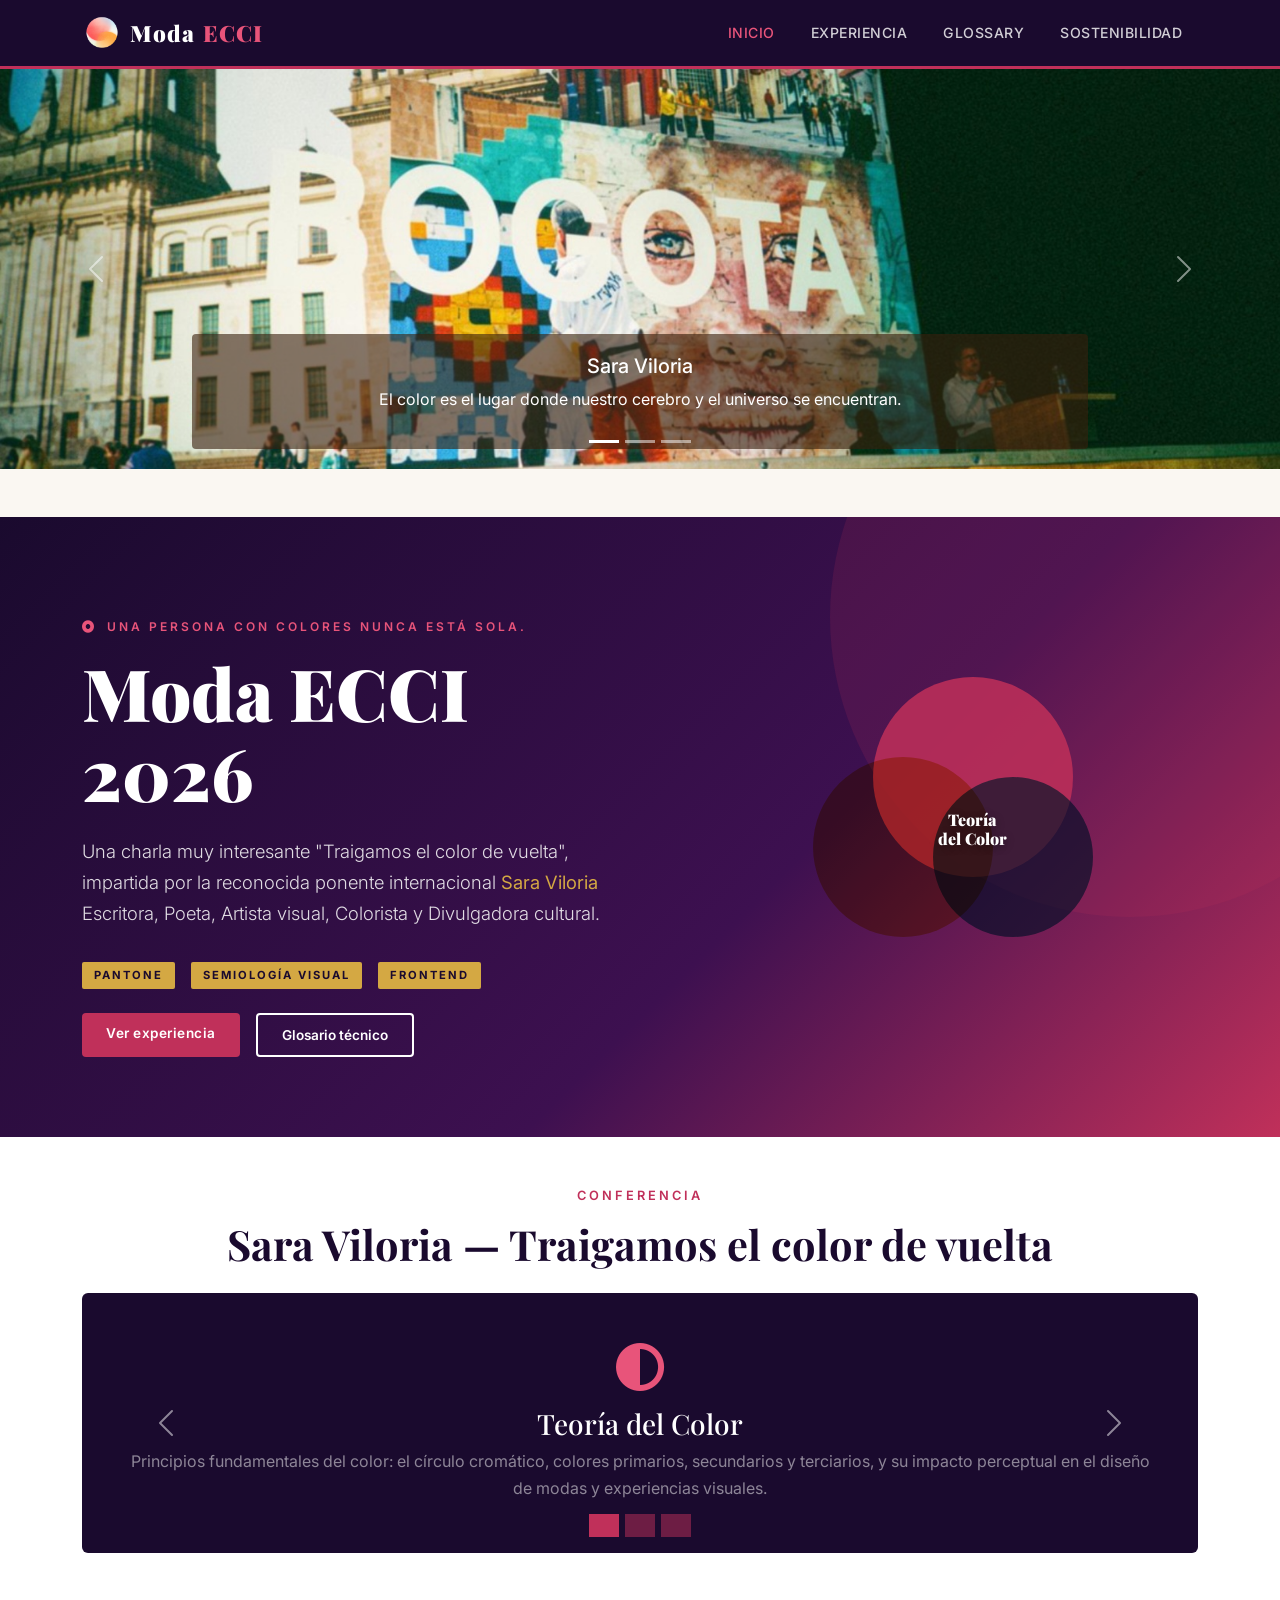
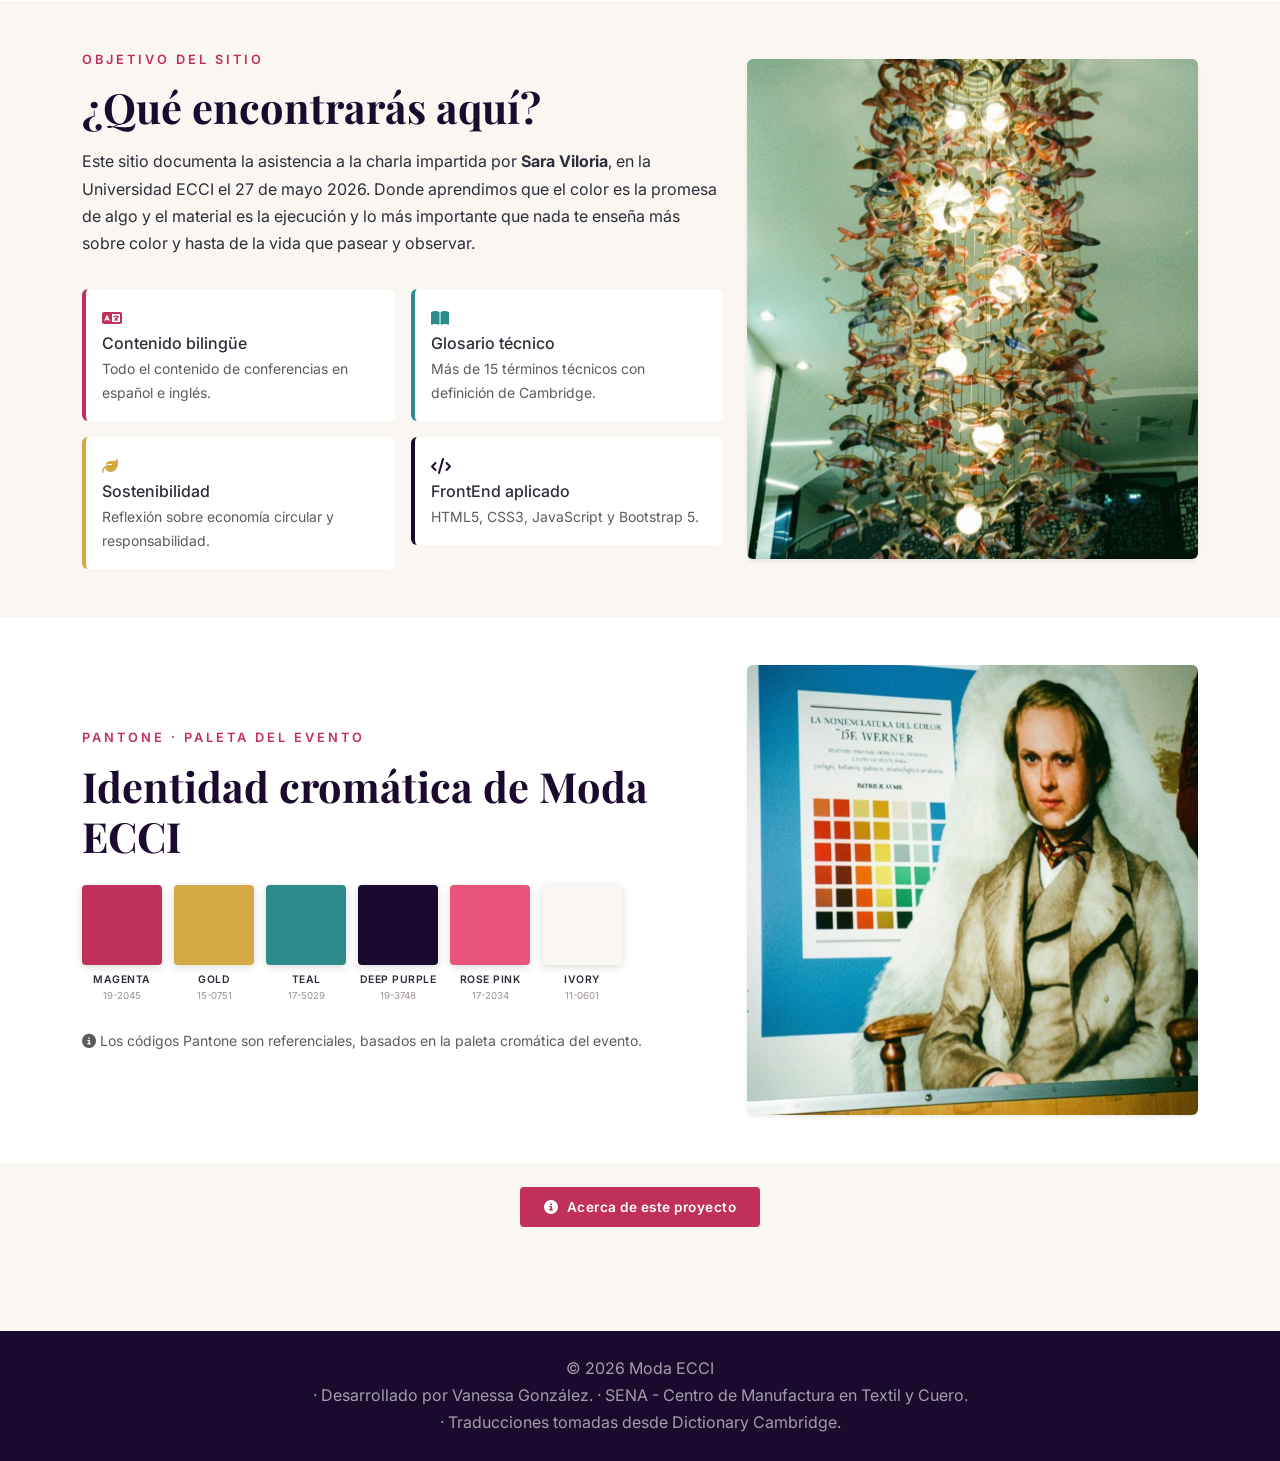
<file: index.html>
<!DOCTYPE html>
<html lang="es">
<head>
  <meta charset="UTF-8" />
  <meta name="viewport" content="width=device-width, initial-scale=1.0" />
  <title>Moda ECCI — Inicio</title>
  <link rel="stylesheet" href="https://cdn.jsdelivr.net/npm/bootstrap@5.3.3/dist/css/bootstrap.min.css" />
  <link rel="stylesheet" href="https://cdnjs.cloudflare.com/ajax/libs/font-awesome/6.5.0/css/all.min.css" />
  <link rel="stylesheet" href="css/style.css" />
</head>
<body>

  <!-- ============= NAVBAR ============= -->
  <nav class="navbar navbar-expand-lg navbar-moda sticky-top">
    <div class="container">
      <a class="navbar-brand d-flex align-items-center gap-2" href="index.html">
          <img src="img/logo.png" alt="Logo Moda ECCI" height="40" class="d-inline-block align-text-top">
          Moda <span>ECCI</span>
        </a>
      <button class="navbar-toggler border-0" type="button" data-bs-toggle="collapse" data-bs-target="#mainNav" aria-controls="mainNav" aria-expanded="false" aria-label="Menú">
        <span class="navbar-toggler-icon" style="filter:invert(1);"></span>
      </button>
      <div class="collapse navbar-collapse" id="mainNav">
        <ul class="navbar-nav ms-auto gap-1">
          <li class="nav-item"><a class="nav-link" href="index.html">Inicio</a></li>
          <li class="nav-item"><a class="nav-link" href="pages/experiencia.html">Experiencia</a></li>
          <li class="nav-item"><a class="nav-link" href="pages/glossary.html">Glossary</a></li>
          <li class="nav-item"><a class="nav-link" href="pages/sostenibilidad.html">Sostenibilidad</a></li>
        </ul>
      </div>
    </div>
  </nav>

  <!-- ============= CARRUSEL ============= -->
  <div id="eventImagesCarousel" class="carousel slide carousel-fade mb-5" data-bs-ride="carousel">
    <div class="carousel-indicators">
      <button type="button" data-bs-target="#eventImagesCarousel" data-bs-slide-to="0" class="active" aria-current="true" aria-label="Slide 1"></button>
      <button type="button" data-bs-target="#eventImagesCarousel" data-bs-slide-to="1" aria-label="Slide 2"></button>
      <button type="button" data-bs-target="#eventImagesCarousel" data-bs-slide-to="2" aria-label="Slide 3"></button>
    </div>

    <div class="carousel-inner">
      <div class="carousel-item active" data-bs-interval="4000">
        <img src="img/ME0.jpg" class="d-block w-100" alt="Pasarela Moda ECCI" style="height: 400px; object-fit: cover;">
        <div class="carousel-caption d-none d-md-block" style="background: rgba(56, 31, 13, 0.6); border-radius: 4px;">
          <h5>Sara Viloria</h5>
          <p>El color es el lugar donde nuestro cerebro y el universo se encuentran.</p>
        </div>
      </div>
      <div class="carousel-item" data-bs-interval="4000">
        <img src="img/ME1.jpg" class="d-block w-100" alt="Conferencia de Color" style="height: 450px; object-fit: cover;">
        <div class="carousel-caption d-none d-md-block" style="background: rgba(79, 16, 79, 0.6); border-radius: 4px;">
          <h5>¡Traigamos el color de vuelta!</h5>
          <p>Todos los colores sin excepción nos hacen sentir algo.</p>
          <p>No existen los colores mudos; todos gritan, susurran, lloran o bailan.</p>
        </div>
      </div>
      <div class="carousel-item" data-bs-interval="4000">
        <img src="img/ME2.jpg" class="d-block w-100" alt="Talleres Textiles" style="height: 450px; object-fit: cover;">
        <div class="carousel-caption d-none d-md-block" style="background: rgba(13, 44, 83, 0.6); border-radius: 4px;">
          <h5>DIOS COLOR ARTE VIDA </h5>
          <p>El universo nos habla a través del color; el cerebro lo traduce en emoción y en ese diálogo vibrante, el alma descubre que jamás volverá a estar sola.</p>
        </div>
      </div>
    </div>
    <button class="carousel-control-prev" type="button" data-bs-target="#eventImagesCarousel" data-bs-slide="prev">
      <span class="carousel-control-prev-icon" aria-hidden="true"></span>
      <span class="visually-hidden">Anterior</span>
    </button>
    <button class="carousel-control-next" type="button" data-bs-target="#eventImagesCarousel" data-bs-slide="next">
      <span class="carousel-control-next-icon" aria-hidden="true"></span>
      <span class="visually-hidden">Siguiente</span>
    </button>
  </div>

  <!-- ============= HERO ============= -->
  <section class="hero">
    <div class="container">
      <div class="row align-items-center">
        <div class="col-lg-7">
          <p class="hero-label"><i class="fa-solid fa-circle-dot me-1"></i> Una persona con colores nunca está sola.</p>
          <h1>Moda ECCI<br>2026</h1>
          <p class="lead">
          Una charla muy interesante "Traigamos el color de vuelta", impartida por la reconocida ponente internacional <strong style="color:var(--pantone-gold);">Sara Viloria</strong> Escritora, Poeta, Artista visual, Colorista y Divulgadora cultural.
          </p>
          <div class="d-flex flex-wrap gap-2 mt-3">
            <span class="badge-pantone">Pantone</span>
            <span class="badge-pantone">Semiología Visual</span>
            <span class="badge-pantone">FrontEnd</span>
          </div>
          <div class="mt-4 d-flex gap-3 flex-wrap">
            <a href="pages/experiencia.html" class="btn btn-moda">Ver experiencia</a>
            <a href="pages/glossary.html" class="btn btn-outline-moda" style="color:#fff;border-color:#fff;">Glosario técnico</a>
          </div>
        </div>
        <div class="col-lg-5 d-none d-lg-flex justify-content-center align-items-center mt-5 mt-lg-0">
          <!-- Círculos decorativos Pantone -->
          <div class="position-relative" style="width:320px;height:320px;">
            <div style="position:absolute;width:200px;height:200px;background:#C0305A;border-radius:50%;top:0;left:60px;opacity:0.85;"></div>
            <div style="position:absolute;width:180px;height:180px;background:#D4A843;border-radius:50%;top:80px;left:0;opacity:0.75;mix-blend-mode:multiply;"></div>
            <div style="position:absolute;width:160px;height:160px;background:#2E8B8B;border-radius:50%;top:100px;left:120px;opacity:0.80;mix-blend-mode:multiply;"></div>
            <div style="position:absolute;top:50%;left:50%;transform:translate(-50%,-50%);text-align:center;z-index:10;">
              <p style="font-family:var(--font-display);font-size:1rem;font-weight:900;color:#fff;text-shadow:0 2px 8px rgba(0,0,0,0.4);line-height:1.2;">Teoría<br>del Color</p>
            </div>
          </div>
        </div>
      </div>
    </div>
  </section>

  <!-- ============= CAROUSEL DE TEMAS ============= -->
  <section class="py-5" style="background:var(--white);">
    <div class="container">
      <p class="section-subtitle text-center">Conferencia</p>
      <h2 class="section-title text-center mb-4">Sara Viloria — Traigamos el color de vuelta</h2>

      <div id="topicsCarousel" class="carousel slide" data-bs-ride="carousel">
        <div class="carousel-indicators">
          <button type="button" data-bs-target="#topicsCarousel" data-bs-slide-to="0" class="active" style="background:var(--magenta);"></button>
          <button type="button" data-bs-target="#topicsCarousel" data-bs-slide-to="1" style="background:var(--magenta);"></button>
          <button type="button" data-bs-target="#topicsCarousel" data-bs-slide-to="2" style="background:var(--magenta);"></button>
        </div>
        <div class="carousel-inner rounded" style="background:var(--deep);min-height:260px;">

          <div class="carousel-item active">
            <div class="d-flex flex-column justify-content-center align-items-center text-center p-5" style="min-height:260px;">
              <i class="fa-solid fa-circle-half-stroke fa-3x mb-3" style="color:var(--magenta-light);"></i>
              <h3 class="text-white" style="font-family:var(--font-display);">Teoría del Color</h3>
              <p class="text-white-50 mb-0">Principios fundamentales del color: el círculo cromático, colores primarios, secundarios y terciarios, y su impacto perceptual en el diseño de modas y experiencias visuales.</p>
            </div>
          </div>

          <div class="carousel-item">
            <div class="d-flex flex-column justify-content-center align-items-center text-center p-5" style="min-height:260px;">
              <i class="fa-solid fa-eye fa-3x mb-3" style="color:var(--pantone-gold);"></i>
              <h3 class="text-white" style="font-family:var(--font-display);">Semiología del Color</h3>
              <p class="text-white-50 mb-0">Estudio de los signos y símbolos que los colores transmiten culturalmente. Cómo cada tono comunica emociones, identidades y valores en la industria creativa y el diseño digital.</p>
            </div>
          </div>

          <div class="carousel-item">
            <div class="d-flex flex-column justify-content-center align-items-center text-center p-5" style="min-height:260px;">
              <i class="fa-solid fa-swatchbook fa-3x mb-3" style="color:var(--pantone-teal);"></i>
              <h3 class="text-white" style="font-family:var(--font-display);">Sistema Pantone</h3>
              <p class="text-white-50 mb-0">El sistema internacional de identificación y estandarización del color. Su uso en propuestas gráficas, textiles y digitales para garantizar coherencia visual en cualquier soporte.</p>
            </div>
          </div>

        </div>
        <button class="carousel-control-prev" type="button" data-bs-target="#topicsCarousel" data-bs-slide="prev">
          <span class="carousel-control-prev-icon"></span>
        </button>
        <button class="carousel-control-next" type="button" data-bs-target="#topicsCarousel" data-bs-slide="next">
          <span class="carousel-control-next-icon"></span>
        </button>
      </div>
    </div>
  </section>

  <!-- ============= OBJETIVO ============= -->
<section class="py-5">
  <div class="container">
    <div class="row align-items-center g-4">
            <div class="col-lg-7">
        <p class="section-subtitle">Objetivo del sitio</p>
        <h2 class="section-title mb-3">¿Qué encontrarás aquí?</h2>
        <p>Este sitio documenta la asistencia a la charla impartida por <strong>Sara Viloria</strong>, en la Universidad ECCI el 27 de mayo 2026. Donde aprendimos que el color es la promesa de algo y el material es la ejecución y lo más importante que nada te enseña más sobre color y hasta de la vida que pasear y observar.</p>
        
        <div class="row g-3 mt-2">
          <div class="col-sm-6">
            <div class="p-3 rounded" style="background:var(--white);border-left:4px solid var(--magenta);">
              <i class="fa-solid fa-language mb-2" style="color:var(--magenta);"></i>
              <h6 class="mb-1">Contenido bilingüe</h6>
              <p class="small text-muted mb-0">Todo el contenido de conferencias en español e inglés.</p>
            </div>
          </div>
          <div class="col-sm-6">
            <div class="p-3 rounded" style="background:var(--white);border-left:4px solid var(--pantone-teal);">
              <i class="fa-solid fa-book-open mb-2" style="color:var(--pantone-teal);"></i>
              <h6 class="mb-1">Glosario técnico</h6>
              <p class="small text-muted mb-0">Más de 15 términos técnicos con definición de Cambridge.</p>
            </div>
          </div>
          <div class="col-sm-6">
            <div class="p-3 rounded" style="background:var(--white);border-left:4px solid var(--pantone-gold);">
              <i class="fa-solid fa-leaf mb-2" style="color:var(--pantone-gold);"></i>
              <h6 class="mb-1">Sostenibilidad</h6>
              <p class="small text-muted mb-0">Reflexión sobre economía circular y responsabilidad.</p>
            </div>
          </div>
          <div class="col-sm-6">
            <div class="p-3 rounded" style="background:var(--white);border-left:4px solid var(--deep);">
              <i class="fa-solid fa-code mb-2" style="color:var(--deep);"></i>
              <h6 class="mb-1">FrontEnd aplicado</h6>
              <p class="small text-muted mb-0">HTML5, CSS3, JavaScript y Bootstrap 5.</p>
            </div>
          </div>
        </div>
      </div> 
      <div class="col-lg-5 text-center">
        <img src="img/ME4.jpg" alt="Entrada" class="img-fluid rounded shadow-sm" style="max-height: 500px; object-fit: cover; width: 300%;">
      </div>
    </div> 
  </div> 
</section>

  <!-- ============= PALETA PANTONE ============= -->
  <section class="py-5" style="background:var(--white);">
    <div class="container">
      <div class="row align-items-center g-4">
        
        <div class="col-lg-7">
          <p class="section-subtitle">Pantone · Paleta del evento</p>
          <h2 class="section-title mb-4">Identidad cromática de Moda ECCI</h2>
          
          <div class="swatch-row">
            <div class="swatch"><div class="swatch-block" style="background:#C0305A;"></div><div class="swatch-name">Magenta</div><div class="swatch-code">19-2045</div></div>
            <div class="swatch"><div class="swatch-block" style="background:#D4A843;"></div><div class="swatch-name">Gold</div><div class="swatch-code">15-0751</div></div>
            <div class="swatch"><div class="swatch-block" style="background:#2E8B8B;"></div><div class="swatch-name">Teal</div><div class="swatch-code">17-5029</div></div>
            <div class="swatch"><div class="swatch-block" style="background:#1A0A2E;"></div><div class="swatch-name">Deep Purple</div><div class="swatch-code">19-3748</div></div>
            <div class="swatch"><div class="swatch-block" style="background:#E8547A;"></div><div class="swatch-name">Rose Pink</div><div class="swatch-code">17-2034</div></div>
            <div class="swatch"><div class="swatch-block" style="background:#FAF7F2;"></div><div class="swatch-name">Ivory</div><div class="swatch-code">11-0601</div></div>
          </div>
          
          <p class="text-muted small mt-3 mb-0"><i class="fa-solid fa-info-circle me-1"></i>Los códigos Pantone son referenciales, basados en la paleta cromática del evento.</p>
        </div>

        <div class="col-lg-5 text-center">
          <img src="img/ME7.jpg" alt="Pantone Werner" class="img-fluid rounded shadow-sm" style="max-height: 450px; object-fit: cover; width: 200%;">
        </div>

      </div> </div> </section>
  <!-- ============= MODAL =============-->
  <section class="py-4 text-center">
    <button class="btn btn-moda" data-bs-toggle="modal" data-bs-target="#aboutModal">
      <i class="fa-solid fa-circle-info me-2"></i>Acerca de este proyecto
    </button>
  </section>

  <div class="modal fade" id="aboutModal" tabindex="-1" aria-labelledby="aboutModalLabel" aria-hidden="true">
    <div class="modal-dialog modal-dialog-centered">
      <div class="modal-content" style="border:none;border-radius:4px;overflow:hidden;">
        <div class="modal-header" style="background:var(--deep);border:none;">
          <h5 class="modal-title text-white" id="aboutModalLabel" style="font-family:var(--font-display);">Acerca del proyecto</h5>
          <button type="button" class="btn-close btn-close-white" data-bs-dismiss="modal" aria-label="Cerrar"></button>
        </div>
        <div class="modal-body p-4">
          <p><strong>Desarrollado por:</strong> Vanessa González</p>
          <p><strong>Programa:</strong> Análisis y Desarrollo de Software (ADSO)</p>
          <p><strong>Institución:</strong> SENA — Centro de Manufactura en Textil y Cuero</p>
          <p><strong>Instructor:</strong> Belman Marín</p>
          <p><strong>Evento:</strong> Moda ECCI 2026</p>
          <p><strong>Tecnologías:</strong> HTML5, CSS3, JavaScript, Bootstrap 5</p>
          <p class="mb-0"><strong>Conferencia:</strong> Traigamos el color de vuelta — Sara Viloria</p>
        </div>
        <div class="modal-footer" style="border-top:1px solid #eee;">
          <button type="button" class="btn btn-moda" data-bs-dismiss="modal">Cerrar</button>
        </div>
      </div>
    </div>
  </div>

  <!-- ============= FOOTER ============= -->
<footer class="site-footer py-4 text-center">
  <p class="mb-0">© 2026 Moda ECCI <br/> · Desarrollado por Vanessa González. · SENA - Centro de Manufactura en Textil y Cuero. <br/> · Traducciones tomadas desde Dictionary Cambridge. </p>
</footer>

  <script src="https://cdn.jsdelivr.net/npm/bootstrap@5.3.3/dist/js/bootstrap.bundle.min.js"></script>
  <script src="js/main.js"></script>
</body>
</html>
</file>
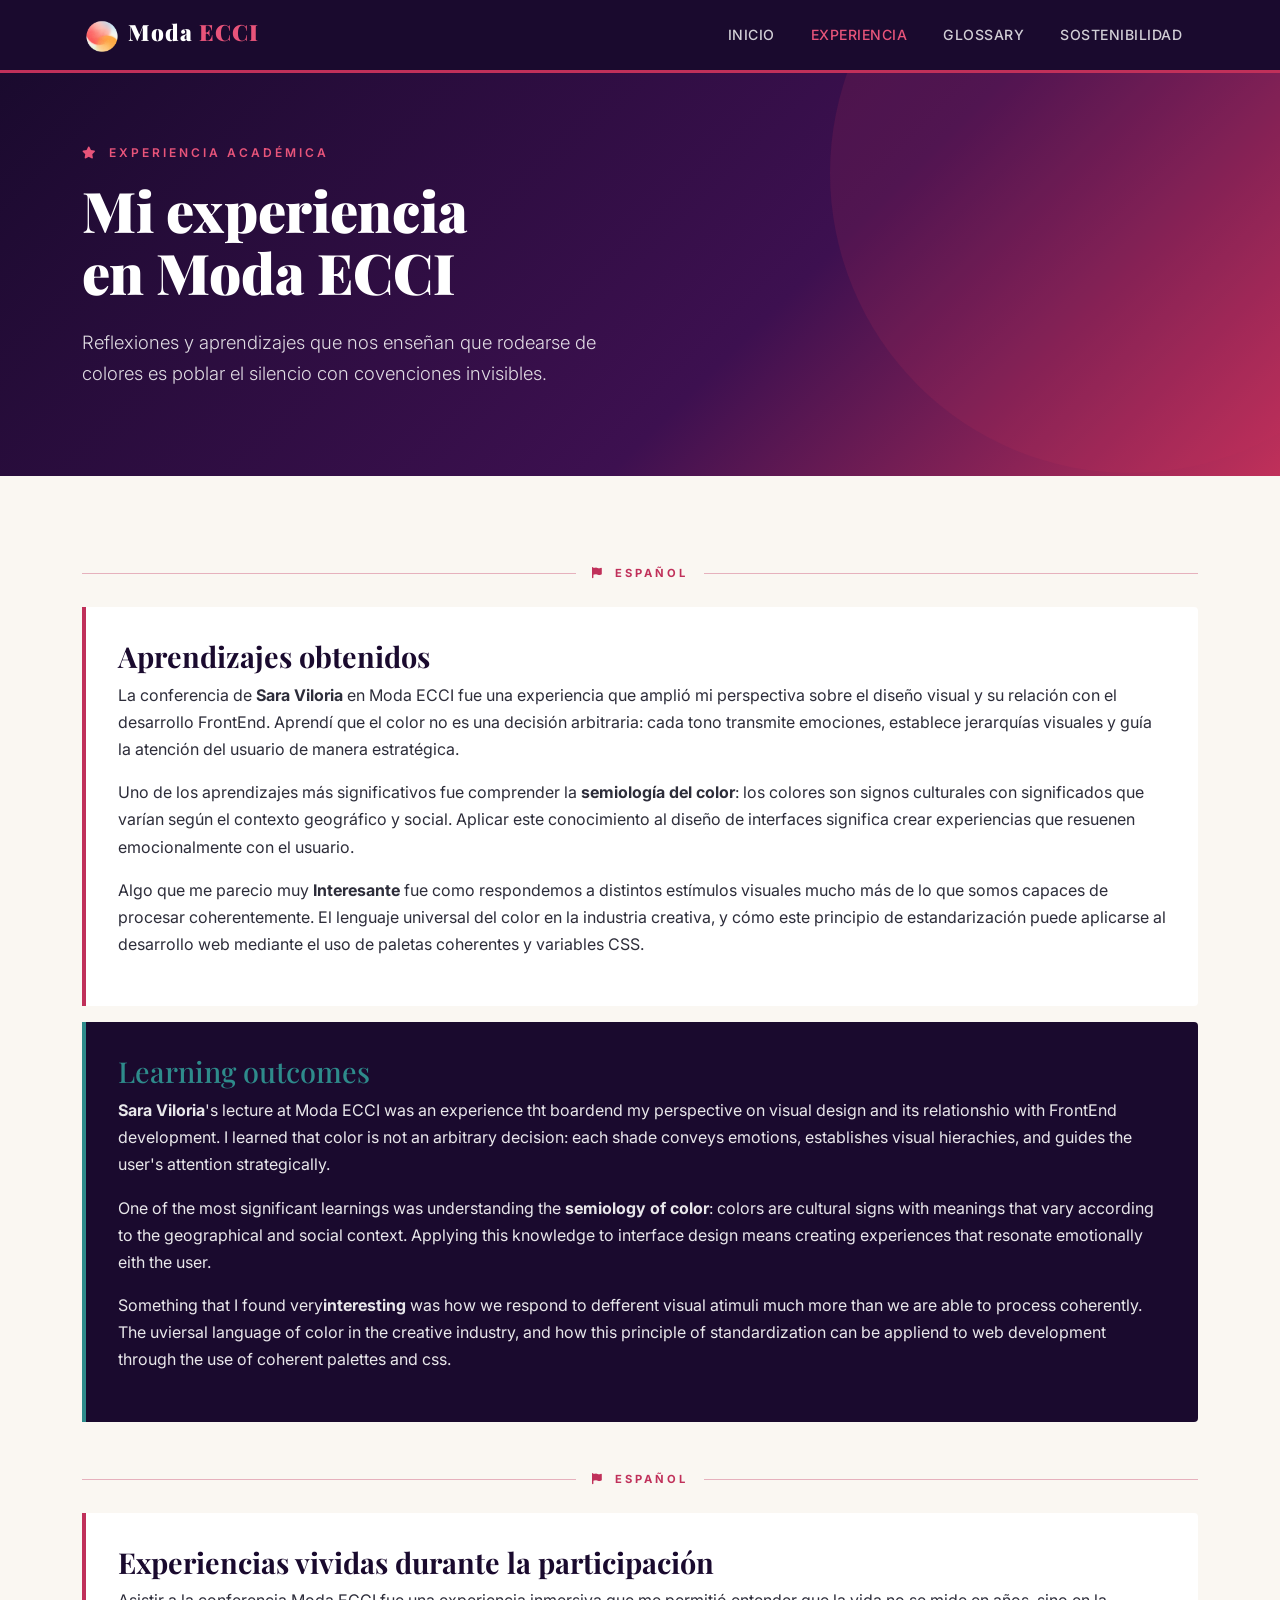
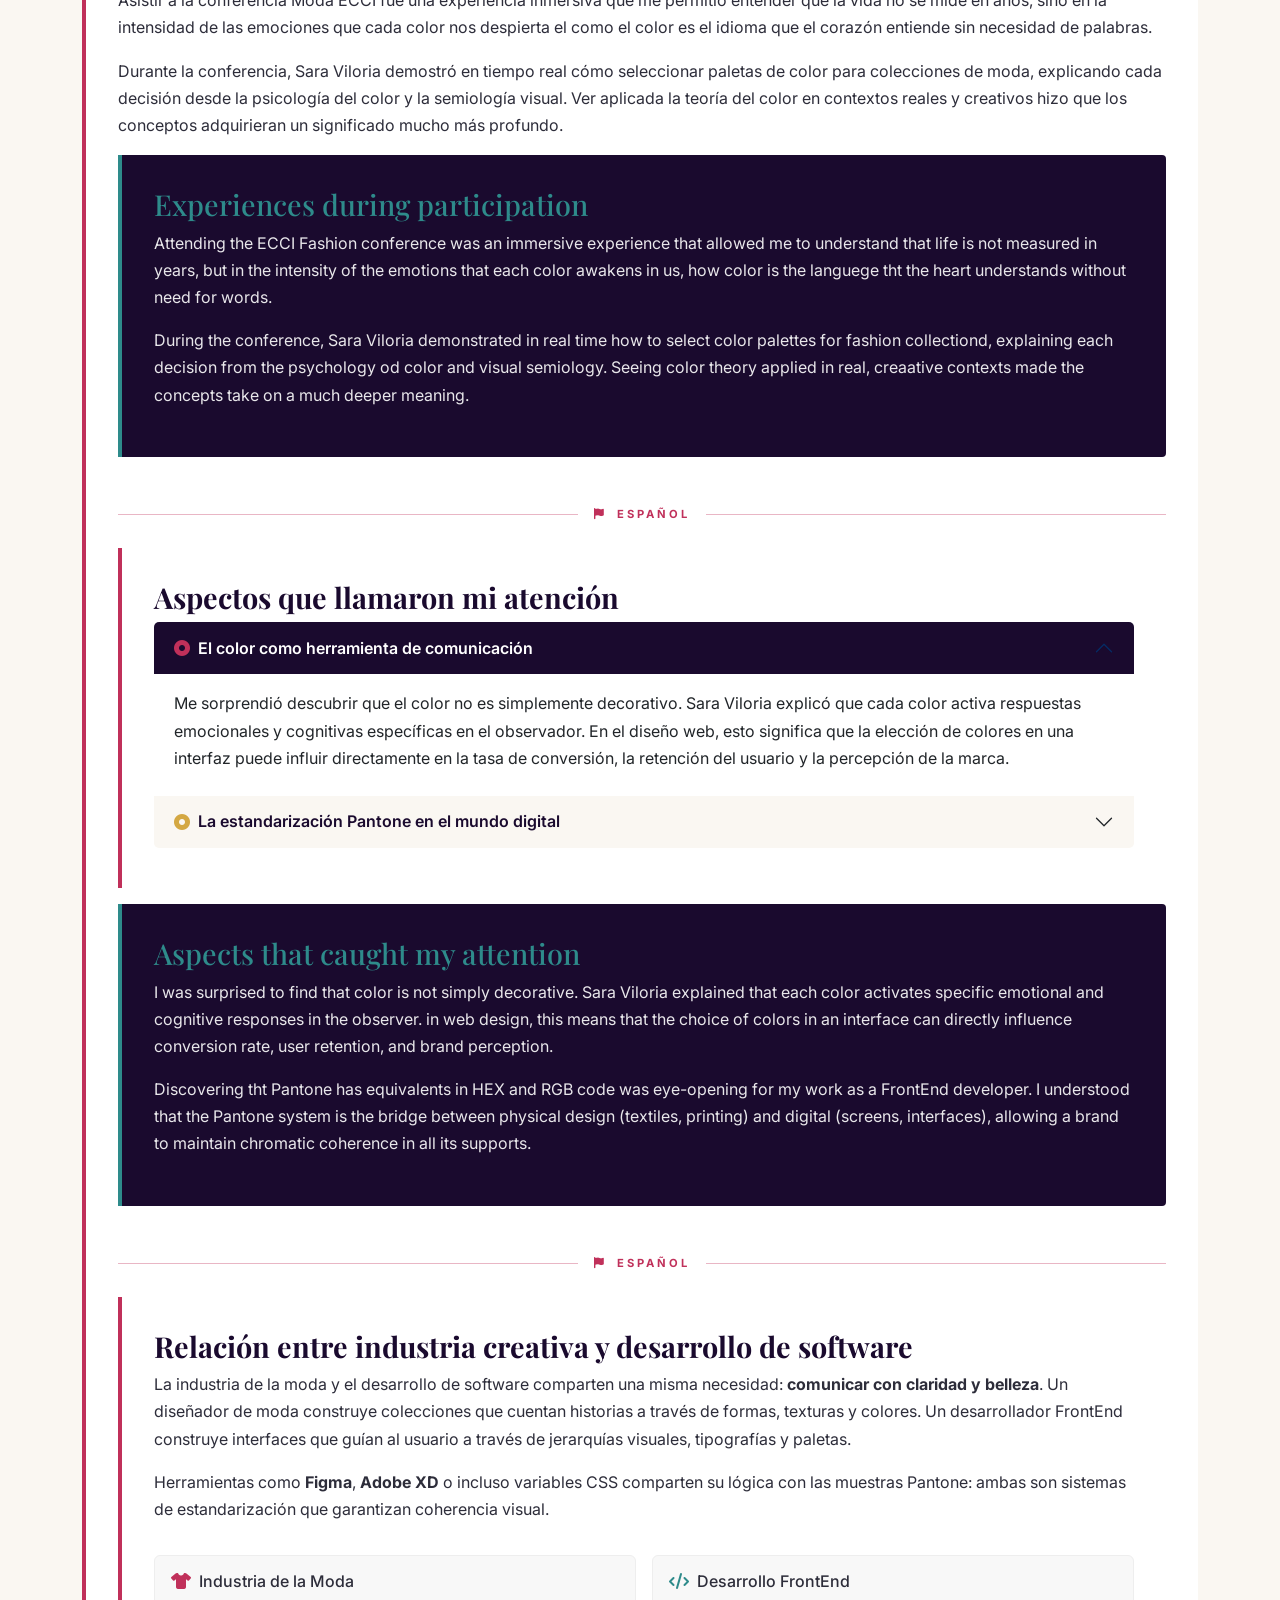
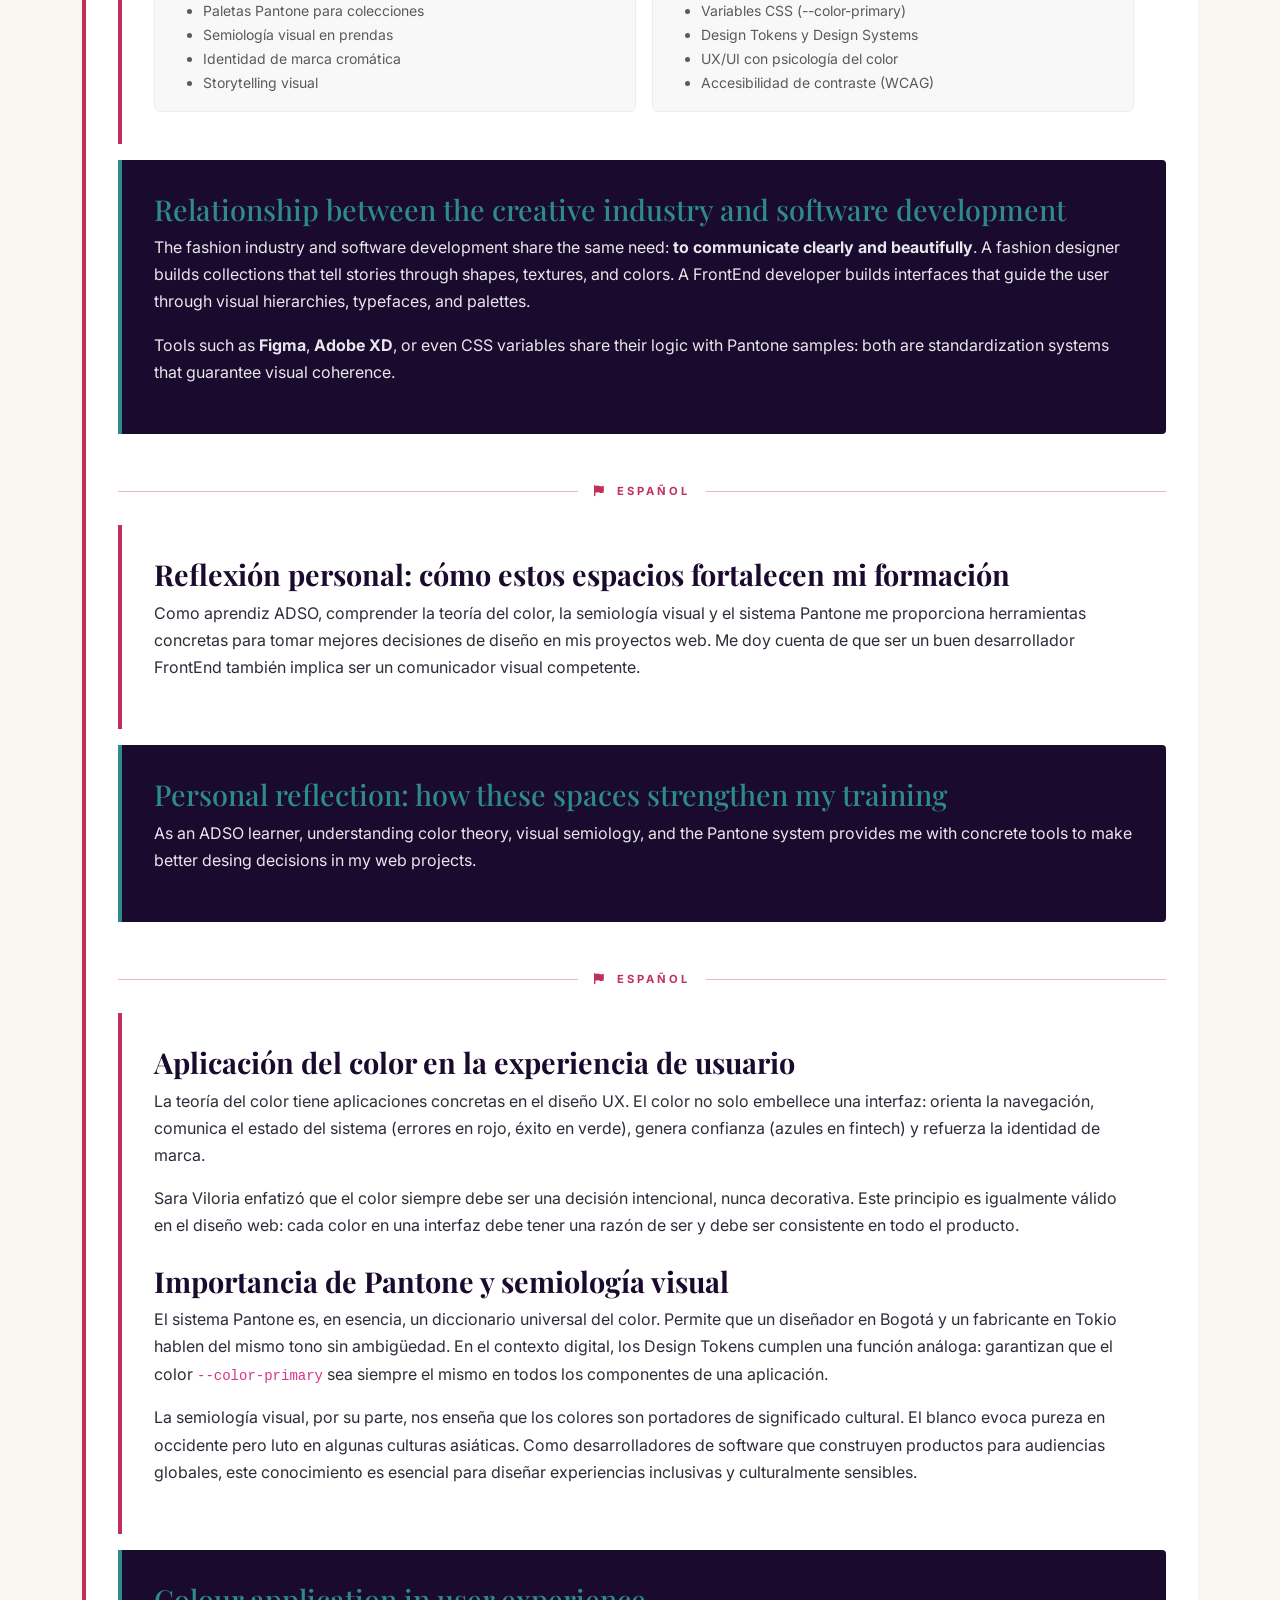
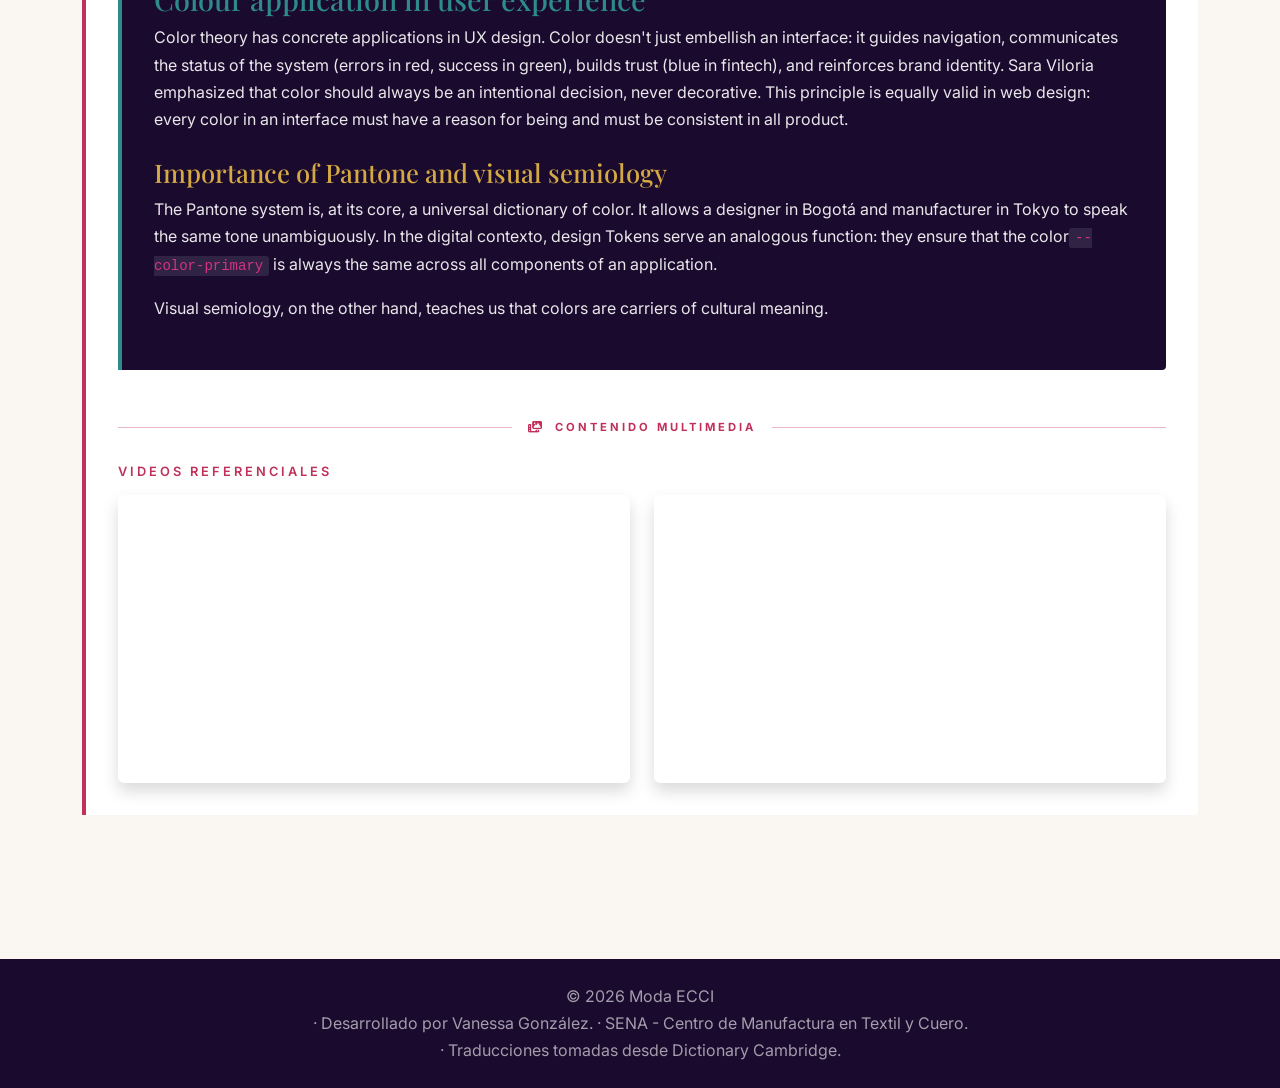
<file: pages/experiencia.html>
<!DOCTYPE html>
<html lang="es">
<head>
  <meta charset="UTF-8" />
  <meta name="viewport" content="width=device-width, initial-scale=1.0" />
  <title>Mi Experiencia — Moda ECCI</title>
  <link rel="stylesheet" href="https://cdn.jsdelivr.net/npm/bootstrap@5.3.3/dist/css/bootstrap.min.css" />
  <link rel="stylesheet" href="https://cdnjs.cloudflare.com/ajax/libs/font-awesome/6.5.0/css/all.min.css" />
  <link rel="stylesheet" href="../css/style.css" />
</head>
<body>

  <!-- ============= NAVBAR ============= -->
  <nav class="navbar navbar-expand-lg navbar-moda sticky-top">
    <div class="container">
      <a class="navbar-brand" href="../index.html">
          <img src="../img/logo.png" alt="Logo Moda ECCI" height="40" class="d-inline-block align-text-top">
          Moda <span>ECCI</span>
        </a>
      <button class="navbar-toggler border-0" type="button" data-bs-toggle="collapse" data-bs-target="#mainNav">
        <span class="navbar-toggler-icon" style="filter:invert(1);"></span>
      </button>
      <div class="collapse navbar-collapse" id="mainNav">
        <ul class="navbar-nav ms-auto gap-1">
          <li class="nav-item"><a class="nav-link" href="../index.html">Inicio</a></li>
          <li class="nav-item"><a class="nav-link" href="experiencia.html">Experiencia</a></li>
          <li class="nav-item"><a class="nav-link" href="glossary.html">Glossary</a></li>
          <li class="nav-item"><a class="nav-link" href="sostenibilidad.html">Sostenibilidad</a></li>
        </ul>
      </div>
    </div>
  </nav>

  <!-- ============= HERO ============= -->
  <section class="hero" style="padding:70px 0 55px;">
    <div class="container">
      <p class="hero-label"><i class="fa-solid fa-star me-1"></i> Experiencia académica</p>
      <h1 style="font-size:clamp(2rem,5vw,3.5rem);">Mi experiencia<br>en Moda ECCI</h1>
      <p class="lead">Reflexiones y aprendizajes que nos enseñan que rodearse de colores es poblar el silencio con covenciones invisibles.</p>
    </div>
  </section>

  <main class="container py-5">

    <!-- ================================
         BLOQUE 1: APRENDIZAJES OBTENIDOS
         ================================ -->
    <div class="lang-divider"><span class="lang-tag"><i class="fa-solid fa-flag me-1"></i> Español</span></div>

    <div class="lang-section-es">
      <h2 class="section-title" style="font-size:1.8rem;">Aprendizajes obtenidos</h2>
      <p>La conferencia de <strong>Sara Viloria</strong> en Moda ECCI fue una experiencia que amplió mi perspectiva sobre el diseño visual y su relación con el desarrollo FrontEnd.
       Aprendí que el color no es una decisión arbitraria: cada tono transmite emociones, establece jerarquías visuales y guía la atención del usuario de manera estratégica.</p>
      <p>Uno de los aprendizajes más significativos fue comprender la <strong>semiología del color</strong>: los colores son signos culturales con significados que varían según el contexto geográfico y social.
       Aplicar este conocimiento al diseño de interfaces significa crear experiencias que resuenen emocionalmente con el usuario.</p>
      <p>Algo que me parecio muy <strong>Interesante</strong> fue como respondemos a distintos estímulos visuales mucho más de lo que somos capaces de procesar coherentemente. El lenguaje universal del color en la industria creativa,
        y cómo este principio de estandarización puede aplicarse al desarrollo web mediante el uso de paletas coherentes y variables CSS.</p>
    </div>

    <!-- ============= EN - Aprendizajes ============= -->
    <div class="lang-section-en mt-0">
      <h2 style="font-family:var(--font-display);font-size:1.8rem;color:var(--pantone-teal);">Learning outcomes</h2>
      <p><strong>Sara Viloria</strong>'s lecture at Moda ECCI was an experience tht boardend my perspective on visual design and its relationshio with FrontEnd development. I learned that color is not an arbitrary decision: each shade conveys emotions, establishes visual hierachies, and guides the user's attention strategically.</p>
      <p>One of the most significant learnings was understanding the <strong>semiology of color</strong>: colors are cultural signs with meanings that vary according to the geographical and social context. Applying this knowledge to interface design means creating experiences that resonate emotionally eith the user. </p>
      <p>Something that I found very<strong>interesting</strong> was how we respond to defferent visual atimuli much more than we are able to process coherently. The uviersal language of color in the creative industry, and how this principle of standardization can be appliend to web development through the use of coherent palettes and css. </p>
    </div>

    <!-- ==============================
         BLOQUE 2: EXPERIENCIAS VIVIDAS
         ============================== -->
    <div class="lang-divider mt-5"><span class="lang-tag"><i class="fa-solid fa-flag me-1"></i> Español</span></div>

    <div class="lang-section-es">
      <h2 class="section-title" style="font-size:1.8rem;">Experiencias vividas durante la participación</h2>
      <p>Asistir a la conferencia Moda ECCI fue una experiencia inmersiva que me permitió entender que la vida no se mide en años, 
        sino en la intensidad de las emociones que cada color nos despierta el como el color es el idioma que el corazón entiende sin necesidad de palabras.</p>
      <p>Durante la conferencia, Sara Viloria demostró en tiempo real cómo seleccionar paletas de color para colecciones de moda, explicando cada decisión desde la psicología del color y la semiología visual. Ver aplicada la teoría del color en contextos reales y creativos hizo que los conceptos adquirieran un significado mucho más profundo.</p>
     
          
    <div class="lang-section-en mt-0">
      <h2 style="font-family:var(--font-display);font-size:1.8rem;color:var(--pantone-teal);">Experiences during participation</h2>
      <p>Attending the ECCI Fashion conference was an immersive experience that allowed me to understand that life is not measured in years, but in the intensity of the emotions that each color awakens in us, how color is the languege tht the heart understands without need for words.</p>
      <p>During the conference, Sara Viloria demonstrated in real time how to select color palettes for fashion collectiond, explaining each decision from the psychology od color and visual semiology. Seeing color theory applied in real, creaative contexts made the concepts take on a much deeper meaning.</p>
    </div>

    <!-- ===========================================
         BLOQUE 3: ASPECTOS QUE LLAMARON LA ATENCIÓN
         =========================================== -->
    <div class="lang-divider mt-5"><span class="lang-tag"><i class="fa-solid fa-flag me-1"></i> Español</span></div>

    <div class="lang-section-es">
      <h2 class="section-title" style="font-size:1.8rem;">Aspectos que llamaron mi atención</h2>
      <div class="accordion accordion-moda" id="accordionAspectos">
        <div class="accordion-item border-0 mb-2">
          <h2 class="accordion-header">
            <button class="accordion-button" type="button" data-bs-toggle="collapse" data-bs-target="#a1">
              <i class="fa-solid fa-circle-dot me-2" style="color:var(--magenta);"></i> El color como herramienta de comunicación
            </button>
          </h2>
          <div id="a1" class="accordion-collapse collapse show" data-bs-parent="#accordionAspectos">
            <div class="accordion-body">
              Me sorprendió descubrir que el color no es simplemente decorativo. Sara Viloria explicó que cada color activa respuestas emocionales y cognitivas específicas en el observador. En el diseño web, esto significa que la elección de colores en una interfaz puede influir directamente en la tasa de conversión, la retención del usuario y la percepción de la marca.
            </div>
          </div>
        </div>
        <div class="accordion-item border-0 mb-2">
          <h2 class="accordion-header">
            <button class="accordion-button collapsed" type="button" data-bs-toggle="collapse" data-bs-target="#a2">
              <i class="fa-solid fa-circle-dot me-2" style="color:var(--pantone-gold);"></i> La estandarización Pantone en el mundo digital
            </button>
          </h2>
          <div id="a2" class="accordion-collapse collapse" data-bs-parent="#accordionAspectos">
            <div class="accordion-body">
              Descubrir que Pantone tiene equivalentes en código HEX y RGB fue revelador para mi trabajo como desarrolladora FrontEnd. Comprendí que el sistema Pantone es el puente entre el diseño físico (textiles, impresión) y el digital (pantallas, interfaces), permitiendo que una marca mantenga coherencia cromática en todos sus soportes.
            </div>
          </div>
        </div>
      </div>
    </div>

    <div class="lang-section-en mt-0">
      <h2 style="font-family:var(--font-display);font-size:1.8rem;color:var(--pantone-teal);">Aspects that caught my attention</h2>
      <p>I was surprised to find that color is not simply decorative. Sara Viloria explained that each color activates specific emotional and cognitive responses in the observer. in web design, this means that the choice of colors in an interface can directly influence conversion rate, user retention, and brand perception. </p>
      <p>Discovering tht Pantone has equivalents in HEX and RGB code was eye-opening for my work as a FrontEnd developer. I understood that the Pantone system is the bridge between physical design (textiles, printing) and digital (screens, interfaces), allowing a brand to maintain chromatic coherence in all its supports.</p>
    </div>

    <!-- =======================================
         BLOQUE 4: INDUSTRIA CREATIVA Y SOFTWARE
         ======================================= -->
    <div class="lang-divider mt-5"><span class="lang-tag"><i class="fa-solid fa-flag me-1"></i> Español</span></div>

    <div class="lang-section-es">
      <h2 class="section-title" style="font-size:1.8rem;">Relación entre industria creativa y desarrollo de software</h2>
      <p>La industria de la moda y el desarrollo de software comparten una misma necesidad: <strong>comunicar con claridad y belleza</strong>. Un diseñador de moda construye colecciones que cuentan historias a través de formas, texturas y colores.
         Un desarrollador FrontEnd construye interfaces que guían al usuario a través de jerarquías visuales, tipografías y paletas.</p>
      <p>Herramientas como <strong>Figma</strong>, <strong>Adobe XD</strong> o incluso variables CSS comparten su lógica con las muestras Pantone: ambas son sistemas de estandarización que garantizan coherencia visual.</p>
      <div class="row g-3 mt-3">
        <div class="col-md-6">
          <div class="p-3 rounded" style="background:#f8f8f8;border:1px solid #eee;">
            <h6><i class="fa-solid fa-shirt me-2" style="color:var(--magenta);"></i>Industria de la Moda</h6>
            <ul class="small text-muted mb-0">
              <li>Paletas Pantone para colecciones</li>
              <li>Semiología visual en prendas</li>
              <li>Identidad de marca cromática</li>
              <li>Storytelling visual</li>
            </ul>
          </div>
        </div>
        <div class="col-md-6">
          <div class="p-3 rounded" style="background:#f8f8f8;border:1px solid #eee;">
            <h6><i class="fa-solid fa-code me-2" style="color:var(--pantone-teal);"></i>Desarrollo FrontEnd</h6>
            <ul class="small text-muted mb-0">
              <li>Variables CSS (--color-primary)</li>
              <li>Design Tokens y Design Systems</li>
              <li>UX/UI con psicología del color</li>
              <li>Accesibilidad de contraste (WCAG)</li>
            </ul>
          </div>
        </div>
      </div>
    </div>

    <div class="lang-section-en mt-0">
      <h2 style="font-family:var(--font-display);font-size:1.8rem;color:var(--pantone-teal);">Relationship between the creative industry and software development</h2>
      <p>The fashion industry and software development share the same need: <strong>to communicate clearly and beautifully</strong>. A fashion designer builds collections that tell stories through shapes, textures, and colors. A FrontEnd developer builds interfaces that guide the user through visual hierarchies, typefaces, and palettes.</p>
      <p>Tools such as <strong>Figma</strong>, <strong>Adobe XD</strong>, or even CSS variables share their logic with Pantone samples: both are standardization systems that guarantee visual coherence. </p>
    </div>

    <!-- ============================
         BLOQUE 5: REFLEXIÓN PERSONAL
         ============================ -->
    <div class="lang-divider mt-5"><span class="lang-tag"><i class="fa-solid fa-flag me-1"></i> Español</span></div>

    <div class="lang-section-es">
      <h2 class="section-title" style="font-size:1.8rem;">Reflexión personal: cómo estos espacios fortalecen mi formación</h2>
      <p>Como aprendiz ADSO, comprender la teoría del color, la semiología visual y el sistema Pantone me proporciona herramientas concretas para tomar mejores decisiones de diseño en mis proyectos web. Me doy cuenta de que ser un buen desarrollador FrontEnd también implica ser un comunicador visual competente.</p>
    </div>

    <div class="lang-section-en mt-0">
      <h2 style="font-family:var(--font-display);font-size:1.8rem;color:var(--pantone-teal);">Personal reflection: how these spaces strengthen my training</h2>
      <p>As an ADSO learner, understanding color theory, visual semiology, and the Pantone system provides me with concrete tools to make better desing decisions in my web projects.</p>
    </div>

    <!-- ===============================
         BLOQUE 6: COLOR EN UX + PANTONE
         ===============================-->
    <div class="lang-divider mt-5"><span class="lang-tag"><i class="fa-solid fa-flag me-1"></i> Español</span></div>

    <div class="lang-section-es">
      <h2 class="section-title" style="font-size:1.8rem;">Aplicación del color en la experiencia de usuario</h2>
      <p>La teoría del color tiene aplicaciones concretas en el diseño UX. El color no solo embellece una interfaz: orienta la navegación, comunica el estado del sistema (errores en rojo, éxito en verde), genera confianza (azules en fintech) y refuerza la identidad de marca.</p>
      <p>Sara Viloria enfatizó que el color siempre debe ser una decisión intencional, nunca decorativa. Este principio es igualmente válido en el diseño web: cada color en una interfaz debe tener una razón de ser y debe ser consistente en todo el producto.</p>

      <h2 class="section-title mt-4" style="font-size:1.8rem;">Importancia de Pantone y semiología visual</h2>
      <p>El sistema Pantone es, en esencia, un diccionario universal del color. Permite que un diseñador en Bogotá y un fabricante en Tokio hablen del mismo tono sin ambigüedad. En el contexto digital, los Design Tokens cumplen una función análoga: garantizan que el color <code>--color-primary</code> sea siempre el mismo en todos los componentes de una aplicación.</p>
      <p>La semiología visual, por su parte, nos enseña que los colores son portadores de significado cultural. El blanco evoca pureza en occidente pero luto en algunas culturas asiáticas. Como desarrolladores de software que construyen productos para audiencias globales, este conocimiento es esencial para diseñar experiencias inclusivas y culturalmente sensibles.</p>
    </div>

    <div class="lang-section-en mt-0">
      <h2 style="font-family:var(--font-display);font-size:1.8rem;color:var(--pantone-teal);">Colour application in user experience</h2>
      <p>Color theory has concrete applications in UX design. Color doesn't just embellish an interface: it guides navigation, communicates the status of the system (errors in red, success in green), builds trust (blue in fintech), and reinforces brand identity. Sara Viloria emphasized that color should always be an intentional decision, never decorative. This principle is equally valid in web design: every color in an interface must have a reason for being and must be consistent in all product.</p>

      <h2 style="font-family:var(--font-display);font-size:1.6rem;color:var(--pantone-gold);margin-top:1.5rem;">Importance of Pantone and visual semiology</h2>
      <p>The Pantone system is, at its core, a universal dictionary of color. It allows a designer in Bogotá and manufacturer in Tokyo to speak the same tone unambiguously. In the digital contexto, design Tokens serve an analogous function: they ensure that the color<code style="background:rgba(255,255,255,0.1);padding:2px 6px;border-radius:3px;">--color-primary</code> is always the same across all components of an application.</p>
      <p>Visual semiology, on the other hand, teaches us that colors are carriers of cultural meaning.</p>
    </div>

    <!-- ===========
         MULTIMEDIA
         =========== -->
    <div class="lang-divider mt-5"><span class="lang-tag"><i class="fa-solid fa-photo-film me-1"></i> Contenido Multimedia</span></div>

    <p class="section-subtitle">Videos referenciales</p>
    <div class="row g-4">
      <div class="col-md-6">
        <div class="ratio ratio-16x9 rounded overflow-hidden shadow">
          <iframe
            src="https://www.youtube.com/embed/Cn7gi43rm-A"
            allowfullscreen
            loading="lazy">
          </iframe>
        </div>
      </div>
      <div class="col-md-6">
        <div class="ratio ratio-16x9 rounded overflow-hidden shadow">
          <iframe
            src="https://www.youtube.com/embed/F3qX3_kR-lQ"
            title="Pantone — Sistema de color"
            allowfullscreen
            loading="lazy">
          </iframe>
        </div>
      </div>
    </div>

  </main>

  <!-- ============= FOOTER ============= -->
<footer class="site-footer py-4 text-center">
  <p class="mb-0">© 2026 Moda ECCI <br/> · Desarrollado por Vanessa González. · SENA - Centro de Manufactura en Textil y Cuero. <br/> · Traducciones tomadas desde Dictionary Cambridge. </p>
</footer>

  <script src="https://cdn.jsdelivr.net/npm/bootstrap@5.3.3/dist/js/bootstrap.bundle.min.js"></script>
  <script src="../js/main.js"></script>
</body>
</html>
</file>
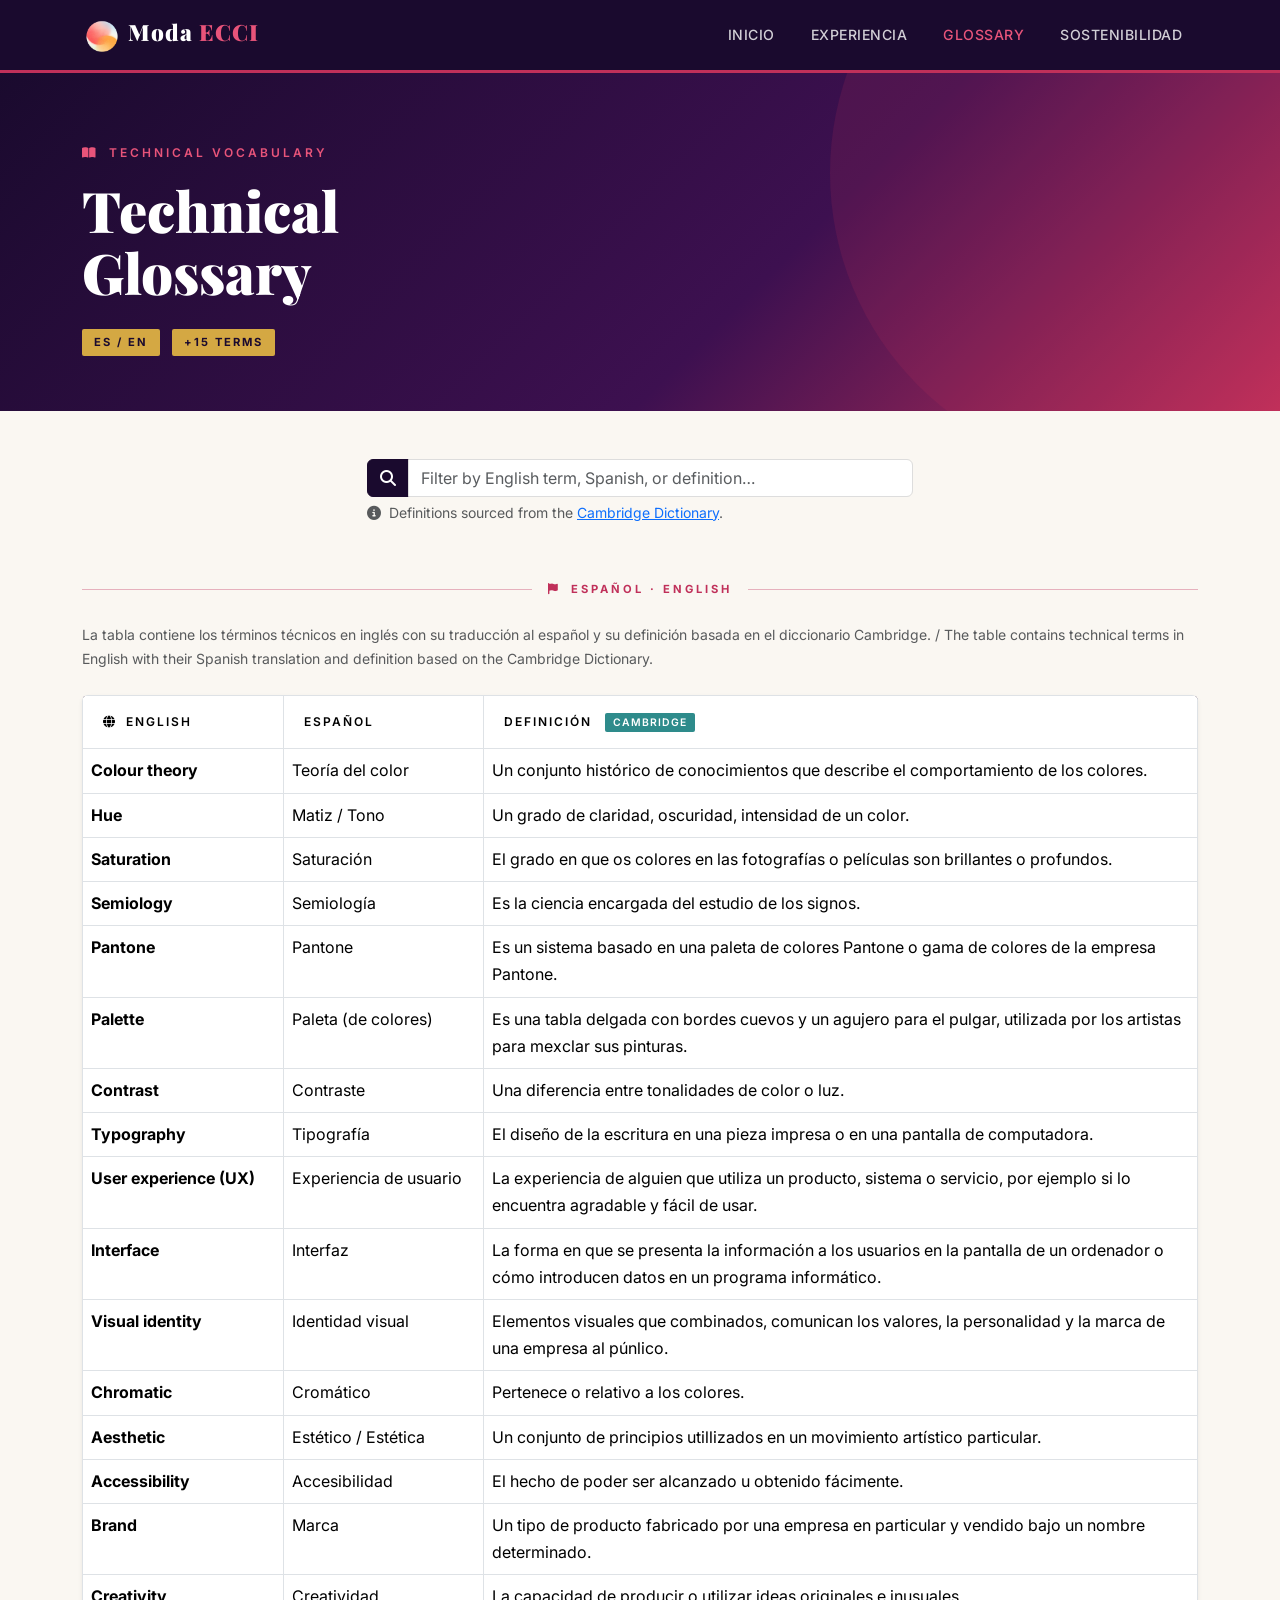
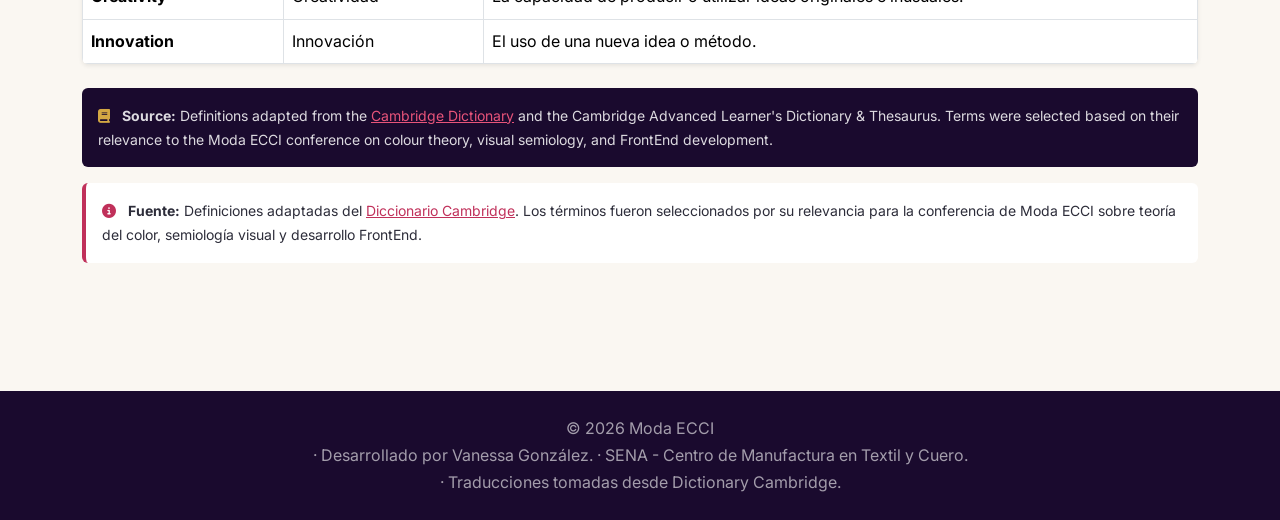
<file: pages/glossary.html>
<!DOCTYPE html>
<html lang="en">
<head>
  <meta charset="UTF-8" />
  <meta name="viewport" content="width=device-width, initial-scale=1.0" />
  <title>Glossary — Moda ECCI</title>
  <link rel="stylesheet" href="https://cdn.jsdelivr.net/npm/bootstrap@5.3.3/dist/css/bootstrap.min.css" />
  <link rel="stylesheet" href="https://cdnjs.cloudflare.com/ajax/libs/font-awesome/6.5.0/css/all.min.css" />
  <link rel="stylesheet" href="../css/style.css" />
</head>
<body>

  <!-- ============= NAVBAR ============= -->
  <nav class="navbar navbar-expand-lg navbar-moda sticky-top">
    <div class="container">
      <a class="navbar-brand" href="../index.html">
         <img src="../img/logo.png" alt="Logo Moda ECCI" height="40" class="d-inline-block align-text-top">
         Moda <span>ECCI</span></a>
      <button class="navbar-toggler border-0" type="button" data-bs-toggle="collapse" data-bs-target="#mainNav">
        <span class="navbar-toggler-icon" style="filter:invert(1);"></span>
      </button>
      <div class="collapse navbar-collapse" id="mainNav">
        <ul class="navbar-nav ms-auto gap-1">
          <li class="nav-item"><a class="nav-link" href="../index.html">Inicio</a></li>
          <li class="nav-item"><a class="nav-link" href="experiencia.html">Experiencia</a></li>
          <li class="nav-item"><a class="nav-link" href="glossary.html">Glossary</a></li>
          <li class="nav-item"><a class="nav-link" href="sostenibilidad.html">Sostenibilidad</a></li>
        </ul>
      </div>
    </div>
  </nav>

  <!-- ============= HERO ============= -->
  <section class="hero" style="padding:70px 0 55px;">
    <div class="container">
      <p class="hero-label"><i class="fa-solid fa-book-open me-1"></i> Technical vocabulary</p>
      <h1 style="font-size:clamp(2rem,5vw,3.5rem);">Technical<br>Glossary</h1>
      <span class="badge-pantone">ES / EN</span>
      <span class="badge-pantone">+15 Terms</span>
    </div>
  </section>

  <main class="container py-5">

    <!-- ============= BUSCADOR ============= -->
    <div class="row justify-content-center mb-4">
      <div class="col-md-6">
        <div class="input-group">
          <span class="input-group-text" style="background:var(--deep);border-color:var(--deep);color:white;">
            <i class="fa-solid fa-magnifying-glass"></i>
          </span>
          <input
            type="text"
            id="glossaryFilter"
            class="form-control"
            placeholder="Filter by English term, Spanish, or definition…"
            style="border-color:#ddd;" />
        </div>
        <p class="small text-muted mt-1">
          <i class="fa-solid fa-circle-info me-1"></i>
          Definitions sourced from the <a href="https://dictionary.cambridge.org" target="_blank" rel="noopener">Cambridge Dictionary</a>.
        </p>
      </div>
    </div>

    <!-- ============= LEYENDA BILINGÜE ============= -->
    <div class="lang-divider"><span class="lang-tag"><i class="fa-solid fa-flag me-1"></i> Español · English</span></div>
    <p class="mb-4 text-muted small">
      La tabla contiene los términos técnicos en inglés con su traducción al español y su definición basada en el diccionario Cambridge. / 
      The table contains technical terms in English with their Spanish translation and definition based on the Cambridge Dictionary.
    </p>

    <!-- ============= TABLA GLOSARIO ============= -->
    <div class="table-responsive shadow-sm rounded">
      <table class="table table-bordered table-hover mb-0 table-glossary" id="glossaryTable">
        <thead>
          <tr>
            <th style="width:18%;"><i class="fa-solid fa-globe me-1"></i> English</th>
            <th style="width:18%;">Español</th>
            <th>Definición <span class="badge-en ms-2">Cambridge</span></th>
          </tr>
        </thead>
        <tbody>

          <tr>
            <td><strong>Colour theory</strong></td>
            <td>Teoría del color</td>
            <td>Un conjunto histórico de conocimientos que describe el comportamiento de los colores.</td>
          </tr>

          <tr>
            <td><strong>Hue</strong></td>
            <td>Matiz / Tono</td>
            <td>Un grado de claridad, oscuridad, intensidad de un color.</td>
          </tr>

          <tr>
            <td><strong>Saturation</strong></td>
            <td>Saturación</td>
            <td>El grado en que os colores en las fotografías o películas son brillantes o profundos. </td>
          </tr>

          <tr>
            <td><strong>Semiology</strong></td>
            <td>Semiología</td>
            <td>Es la ciencia encargada del estudio de los signos.</td>
          </tr>

          <tr>
            <td><strong>Pantone</strong></td>
            <td>Pantone</td>
            <td>Es un sistema basado en una paleta de colores Pantone o gama de colores de la empresa Pantone.</td>
          </tr>

          <tr>
            <td><strong>Palette</strong></td>
            <td>Paleta (de colores)</td>
            <td>Es una tabla delgada con bordes cuevos y un agujero para el pulgar, utilizada por los artistas para mexclar sus pinturas.</td>
          </tr>

          <tr>
            <td><strong>Contrast</strong></td>
            <td>Contraste</td>
            <td>Una diferencia entre tonalidades de color o luz.</td>
          </tr>

          <tr>
            <td><strong>Typography</strong></td>
            <td>Tipografía</td>
            <td>El diseño de la escritura en una pieza impresa o en una pantalla de computadora.</td>
          </tr>

          <tr>
            <td><strong>User experience (UX)</strong></td>
            <td>Experiencia de usuario</td>
            <td>La experiencia de alguien que utiliza un producto, sistema o servicio, por ejemplo si lo encuentra agradable y fácil de usar.</td>
          </tr>

          <tr>
            <td><strong>Interface</strong></td>
            <td>Interfaz</td>
            <td>La forma en que se presenta la información a los usuarios en la pantalla de un ordenador o cómo introducen datos en un programa informático.</td>
          </tr>

          <tr>
            <td><strong>Visual identity</strong></td>
            <td>Identidad visual</td>
            <td>Elementos visuales que combinados, comunican los valores, la personalidad y la marca de una empresa al púnlico.</td>
          </tr>

          <tr>
            <td><strong>Chromatic</strong></td>
            <td>Cromático</td>
            <td>Pertenece o relativo a los colores.</td>
          </tr>

          <tr>
            <td><strong>Aesthetic</strong></td>
            <td>Estético / Estética</td>
            <td>Un conjunto de principios utillizados en un movimiento artístico particular.</td>
          </tr>

          <tr>
            <td><strong>Accessibility</strong></td>
            <td>Accesibilidad</td>
            <td>El hecho de poder ser alcanzado u obtenido fácimente.</td>
          </tr>

          <tr>
            <td><strong>Brand</strong></td>
            <td>Marca</td>
            <td>Un tipo de producto fabricado por una empresa en particular y vendido bajo un nombre determinado.</td>
          </tr>

          <tr>
            <td><strong>Creativity</strong></td>
            <td>Creatividad</td>
            <td>La capacidad de producir o utilizar ideas originales e inusuales.</td>
          </tr>

          <tr>
            <td><strong>Innovation</strong></td>
            <td>Innovación</td>
            <td>El uso de una nueva idea o método.</td>
          </tr>

        </tbody>
      </table>
    </div>

    <!-- ============= NOTA CAMBRIDGE ============= -->
    <div class="mt-4 p-3 rounded" style="background:var(--deep);color:rgba(255,255,255,0.85);">
      <p class="small mb-0">
        <i class="fa-solid fa-book me-2" style="color:var(--pantone-gold);"></i>
        <strong>Source:</strong> Definitions adapted from the
        <a href="https://dictionary.cambridge.org" target="_blank" rel="noopener" style="color:var(--magenta-light);">Cambridge Dictionary</a>
        and the Cambridge Advanced Learner's Dictionary & Thesaurus. Terms were selected based on their relevance to the Moda ECCI conference on colour theory, visual semiology, and FrontEnd development.
      </p>
    </div>

    <!-- ============= NOTA EN ESPAÑOL ============= -->
    <div class="mt-3 p-3 rounded" style="background:var(--white);border-left:4px solid var(--magenta);">
      <p class="small mb-0">
        <i class="fa-solid fa-circle-info me-2" style="color:var(--magenta);"></i>
        <strong>Fuente:</strong> Definiciones adaptadas del
        <a href="https://dictionary.cambridge.org" target="_blank" rel="noopener" style="color:var(--magenta);">Diccionario Cambridge</a>.
        Los términos fueron seleccionados por su relevancia para la conferencia de Moda ECCI sobre teoría del color, semiología visual y desarrollo FrontEnd.
      </p>
    </div>

  </main>

  <!-- ============= FOOTER ============= -->
<footer class="site-footer py-4 text-center">
  <p class="mb-0">© 2026 Moda ECCI <br/> · Desarrollado por Vanessa González. · SENA - Centro de Manufactura en Textil y Cuero. <br/> · Traducciones tomadas desde Dictionary Cambridge. </p>
</footer>

  <script src="https://cdn.jsdelivr.net/npm/bootstrap@5.3.3/dist/js/bootstrap.bundle.min.js"></script>
  <script src="../js/main.js"></script>
</body>
</html>
</file>
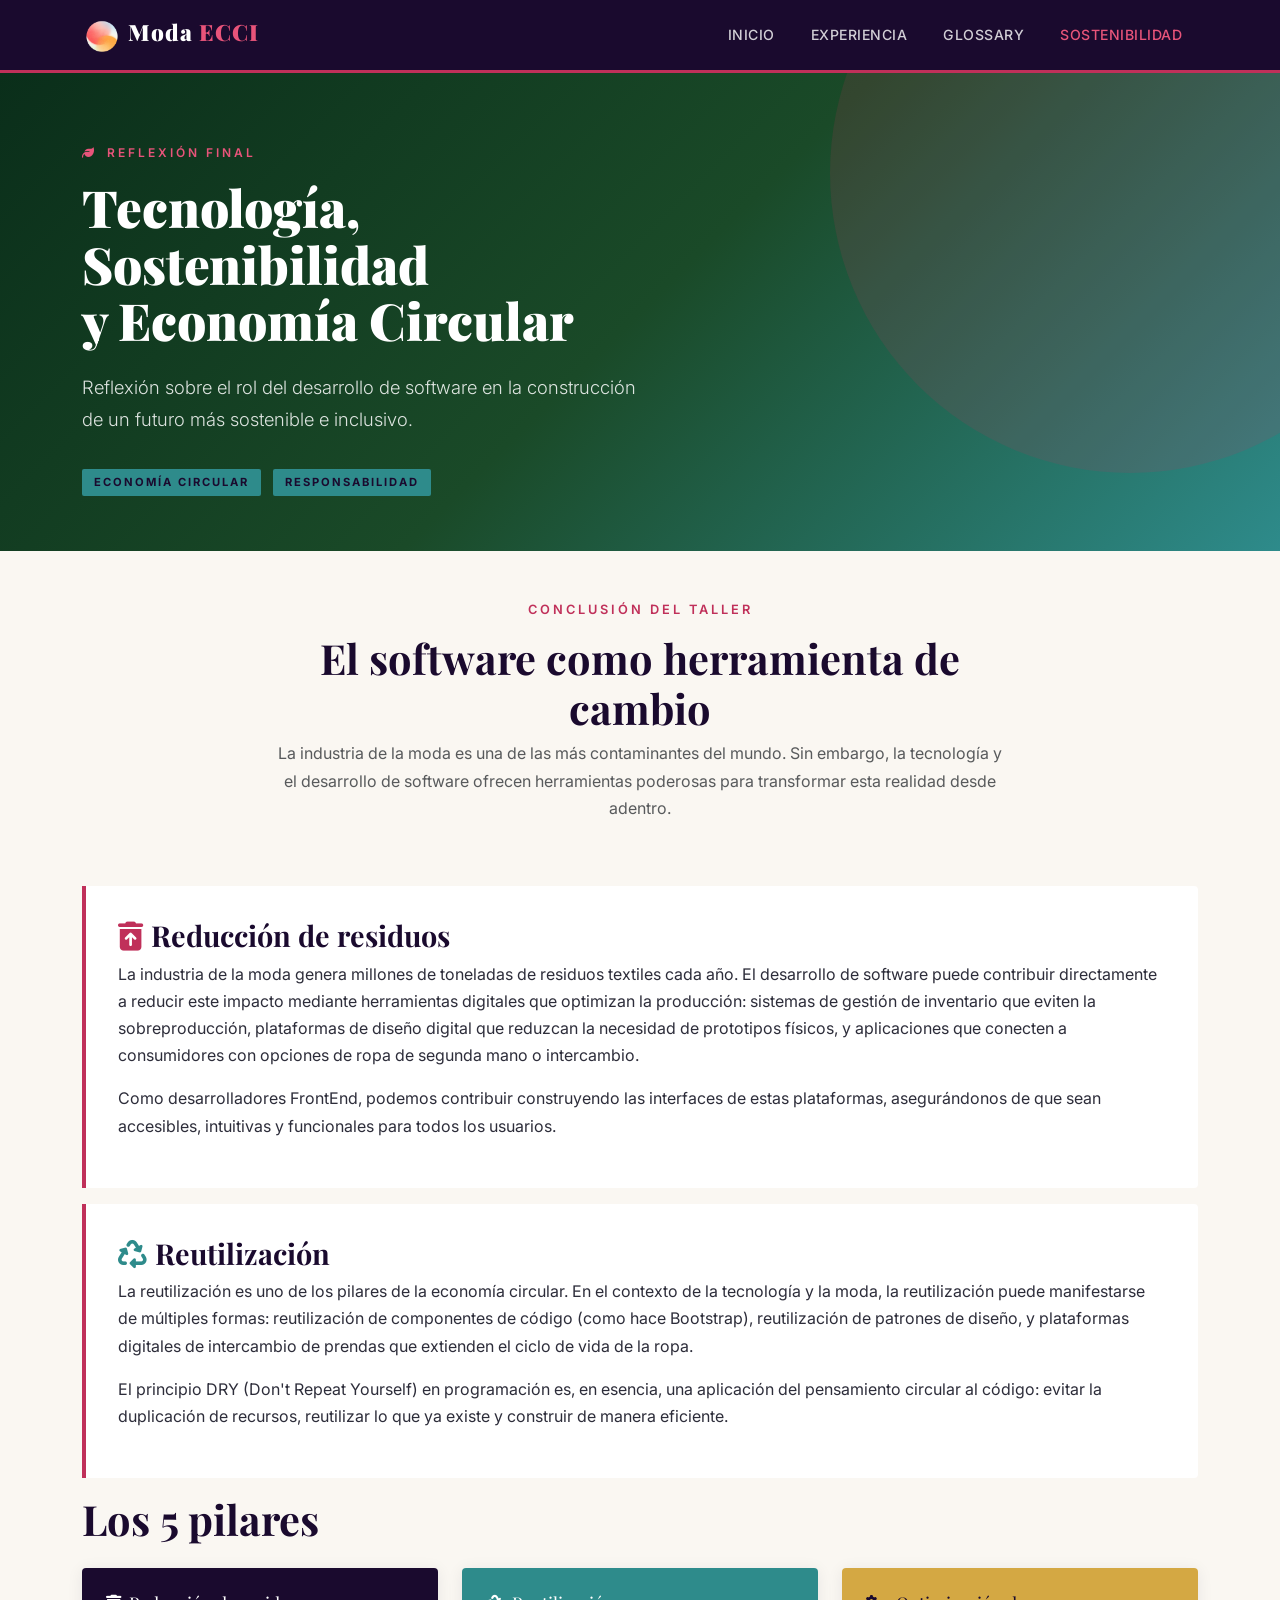
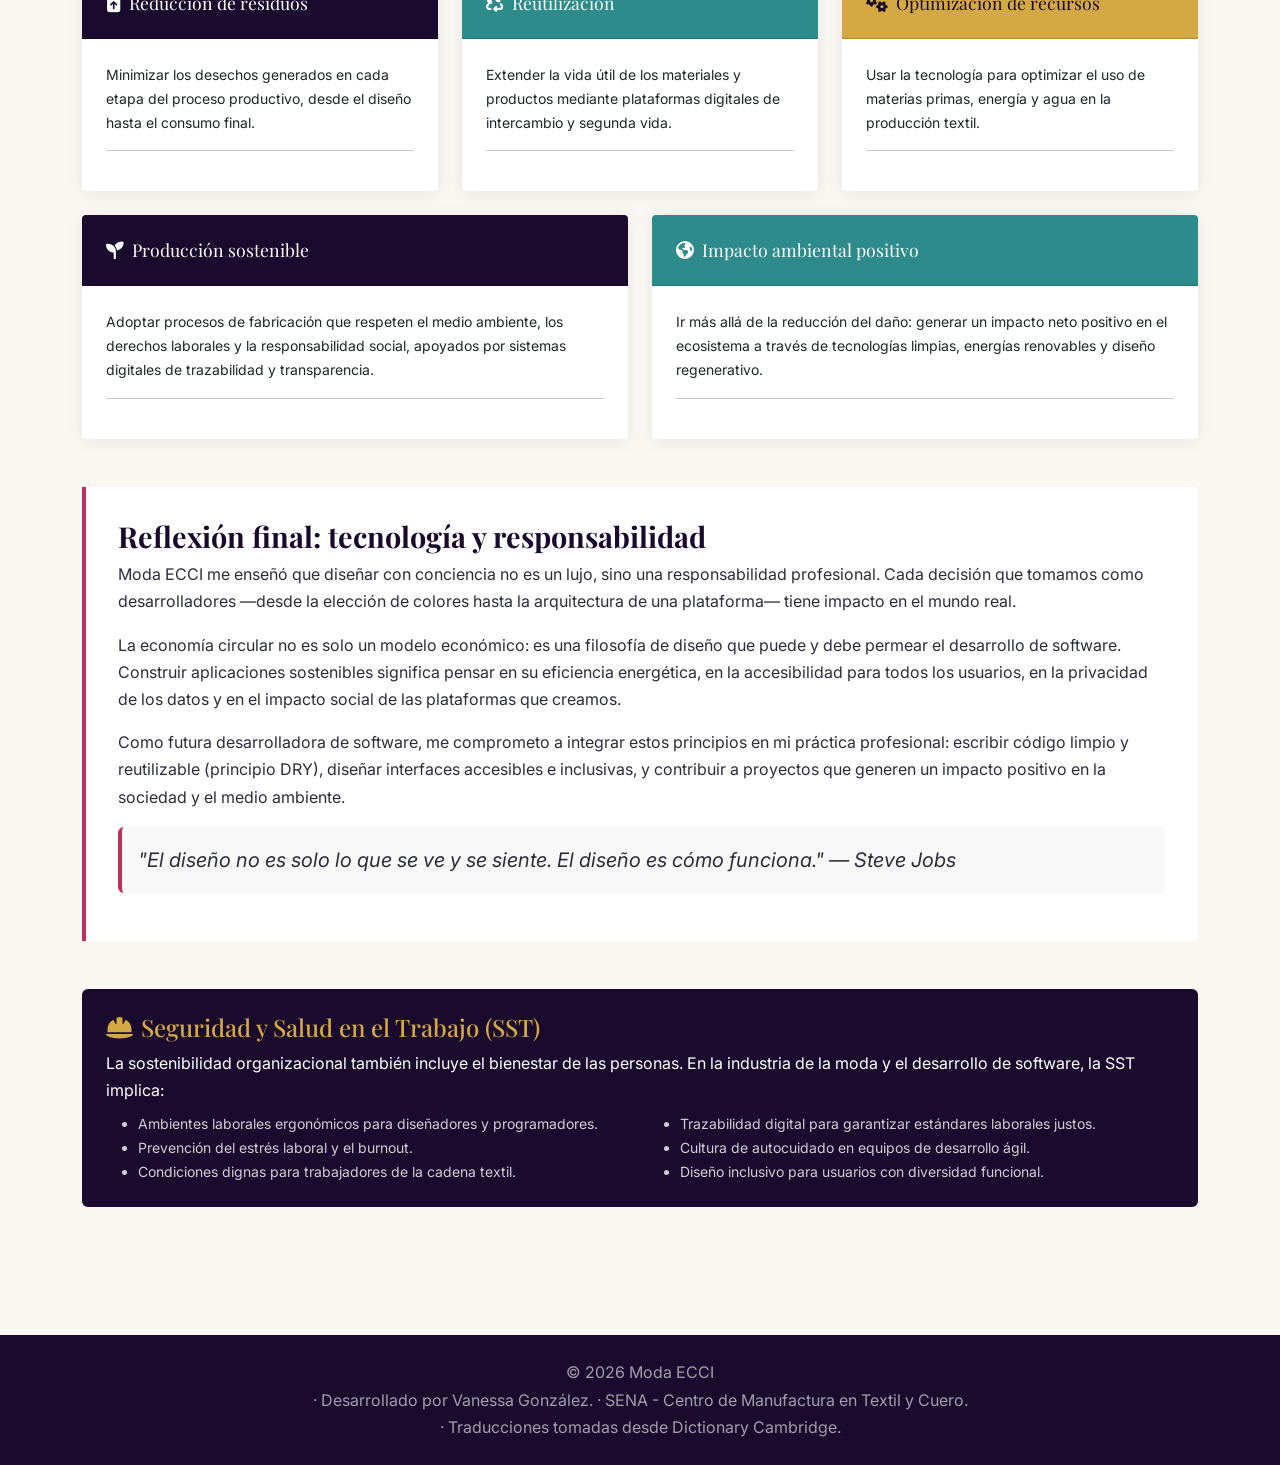
<file: pages/sostenibilidad.html>
<!DOCTYPE html>
<html lang="es">
<head>
  <meta charset="UTF-8" />
  <meta name="viewport" content="width=device-width, initial-scale=1.0" />
  <title>Sostenibilidad — Moda ECCI</title>
  <link rel="stylesheet" href="https://cdn.jsdelivr.net/npm/bootstrap@5.3.3/dist/css/bootstrap.min.css" />
  <link rel="stylesheet" href="https://cdnjs.cloudflare.com/ajax/libs/font-awesome/6.5.0/css/all.min.css" />
  <link rel="stylesheet" href="../css/style.css" />
</head>
<body>

  <!-- ============= NAVBAR ============= -->
  <nav class="navbar navbar-expand-lg navbar-moda sticky-top">
    <div class="container">
      <a class="navbar-brand" href="../index.html">
         <img src="../img/logo.png" alt="Logo Moda ECCI" height="40" class="d-inline-block align-text-top">
         Moda <span>ECCI</span></a>
      <button class="navbar-toggler border-0" type="button" data-bs-toggle="collapse" data-bs-target="#mainNav">
        <span class="navbar-toggler-icon" style="filter:invert(1);"></span>
      </button>
      <div class="collapse navbar-collapse" id="mainNav">
        <ul class="navbar-nav ms-auto gap-1">
          <li class="nav-item"><a class="nav-link" href="../index.html">Inicio</a></li>
          <li class="nav-item"><a class="nav-link" href="experiencia.html">Experiencia</a></li>
          <li class="nav-item"><a class="nav-link" href="glossary.html">Glossary</a></li>
          <li class="nav-item"><a class="nav-link" href="sostenibilidad.html">Sostenibilidad</a></li>
        </ul>
      </div>
    </div>
  </nav>

  <!-- ============= HERO ============= -->
  <section class="hero" style="padding:70px 0 55px;background:linear-gradient(135deg,#0a2e1a 0%,#1a4a28 50%,#2E8B8B 100%);">
    <div class="container">
      <p class="hero-label"><i class="fa-solid fa-leaf me-1"></i> Reflexión final</p>
      <h1 style="font-size:clamp(2rem,5vw,3.2rem);">Tecnología,<br>Sostenibilidad<br>y Economía Circular</h1>
      <p class="lead">Reflexión sobre el rol del desarrollo de software en la construcción de un futuro más sostenible e inclusivo.</p>
      <span class="badge-pantone" style="background:var(--pantone-teal);">Economía Circular</span>
      <span class="badge-pantone" style="background:var(--pantone-teal);">Responsabilidad</span>
    </div>
  </section>

  <main class="container py-5">

    <!-- ============= INTRO ============= -->
    <div class="row justify-content-center mb-5">
      <div class="col-lg-8 text-center">
        <p class="section-subtitle">Conclusión del taller</p>
        <h2 class="section-title">El software como herramienta de cambio</h2>
        <p class="text-muted">La industria de la moda es una de las más contaminantes del mundo. Sin embargo, la tecnología y el desarrollo de software ofrecen herramientas poderosas para transformar esta realidad desde adentro.</p>
      </div>
    </div>


    <div class="lang-section-es">
      <h2 class="section-title" style="font-size:1.8rem;"><i class="fa-solid fa-trash-can-arrow-up me-2" style="color:var(--magenta);"></i>Reducción de residuos</h2>
      <p>La industria de la moda genera millones de toneladas de residuos textiles cada año. El desarrollo de software puede contribuir directamente a reducir este impacto mediante herramientas digitales que optimizan la producción: sistemas de gestión de inventario que eviten la sobreproducción, plataformas de diseño digital que reduzcan la necesidad de prototipos físicos, y aplicaciones que conecten a consumidores con opciones de ropa de segunda mano o intercambio.</p>
      <p>Como desarrolladores FrontEnd, podemos contribuir construyendo las interfaces de estas plataformas, asegurándonos de que sean accesibles, intuitivas y funcionales para todos los usuarios.</p>
    </div>


    <!-- =============
         REUTILIZACIÓN
         ============= -->
    <div class="lang-section-es">
      <h2 class="section-title" style="font-size:1.8rem;"><i class="fa-solid fa-recycle me-2" style="color:var(--pantone-teal);"></i>Reutilización</h2>
      <p>La reutilización es uno de los pilares de la economía circular. En el contexto de la tecnología y la moda, la reutilización puede manifestarse de múltiples formas: reutilización de componentes de código (como hace Bootstrap), reutilización de patrones de diseño, y plataformas digitales de intercambio de prendas que extienden el ciclo de vida de la ropa.</p>
      <p>El principio DRY (Don't Repeat Yourself) en programación es, en esencia, una aplicación del pensamiento circular al código: evitar la duplicación de recursos, reutilizar lo que ya existe y construir de manera eficiente.</p>
    </div>

   
    <!-- ================
         CARDS: 5 PILARES
         ================ -->
    <h2 class="section-title mb-4">Los 5 pilares</h2>

    <div class="row g-4 mb-5">
      <div class="col-md-4">
        <div class="card-moda card h-100">
          <div class="card-header"><i class="fa-solid fa-trash-can-arrow-up me-2"></i>Reducción de residuos</div>
          <div class="card-body">
            <p class="small"> Minimizar los desechos generados en cada etapa del proceso productivo, desde el diseño hasta el consumo final.</p>
            <hr />
          </div>
        </div>
      </div>
      <div class="col-md-4">
        <div class="card-moda card h-100">
          <div class="card-header" style="background:var(--pantone-teal);"><i class="fa-solid fa-recycle me-2"></i>Reutilización </div>
          <div class="card-body">
            <p class="small">Extender la vida útil de los materiales y productos mediante plataformas digitales de intercambio y segunda vida.</p>
            <hr />
          </div>
        </div>
      </div>
      <div class="col-md-4">
        <div class="card-moda card h-100">
          <div class="card-header" style="background:var(--pantone-gold);color:var(--deep);"><i class="fa-solid fa-gears me-2"></i>Optimización de recursos</div>
          <div class="card-body">
            <p class="small"> Usar la tecnología para optimizar el uso de materias primas, energía y agua en la producción textil.</p>
            <hr />
          </div>
        </div>
      </div>
      <div class="col-md-6">
        <div class="card-moda card h-100">
          <div class="card-header"><i class="fa-solid fa-seedling me-2"></i>Producción sostenible</div>
          <div class="card-body">
            <p class="small"> Adoptar procesos de fabricación que respeten el medio ambiente, los derechos laborales y la responsabilidad social, apoyados por sistemas digitales de trazabilidad y transparencia.</p>
            <hr />
          </div>
        </div>
      </div>
      <div class="col-md-6">
        <div class="card-moda card h-100">
          <div class="card-header" style="background:var(--pantone-teal);"><i class="fa-solid fa-earth-americas me-2"></i>Impacto ambiental positivo</div>
          <div class="card-body">
            <p class="small"> Ir más allá de la reducción del daño: generar un impacto neto positivo en el ecosistema a través de tecnologías limpias, energías renovables y diseño regenerativo.</p>
            <hr />
          </div>
        </div>
      </div>
    </div>


    <div class="lang-section-es">
      <h2 class="section-title" style="font-size:1.8rem;">Reflexión final: tecnología y responsabilidad</h2>
      <p>Moda ECCI me enseñó que diseñar con conciencia no es un lujo, sino una responsabilidad profesional. Cada decisión que tomamos como desarrolladores —desde la elección de colores hasta la arquitectura de una plataforma— tiene impacto en el mundo real.</p>
      <p>La economía circular no es solo un modelo económico: es una filosofía de diseño que puede y debe permear el desarrollo de software. Construir aplicaciones sostenibles significa pensar en su eficiencia energética, en la accesibilidad para todos los usuarios, en la privacidad de los datos y en el impacto social de las plataformas que creamos.</p>
      <p>Como futura desarrolladora de software, me comprometo a integrar estos principios en mi práctica profesional: escribir código limpio y reutilizable (principio DRY), diseñar interfaces accesibles e inclusivas, y contribuir a proyectos que generen un impacto positivo en la sociedad y el medio ambiente.</p>
      <blockquote class="blockquote mt-3 p-3 rounded" style="background:#f8f8f8;border-left:4px solid var(--magenta);font-style:italic;">
        "El diseño no es solo lo que se ve y se siente. El diseño es cómo funciona." — Steve Jobs
      </blockquote>
    </div>

    <div class="mt-5 p-4 rounded" style="background:var(--deep);color:white;">
      <h4 style="font-family:var(--font-display);color:var(--pantone-gold);"><i class="fa-solid fa-helmet-safety me-2"></i>Seguridad y Salud en el Trabajo (SST)</h4>
      <p class="mb-2">La sostenibilidad organizacional también incluye el bienestar de las personas. En la industria de la moda y el desarrollo de software, la SST implica:</p>
      <div class="row g-3">
        <div class="col-md-6">
          <ul class="small mb-0" style="color:rgba(255,255,255,0.8);">
            <li>Ambientes laborales ergonómicos para diseñadores y programadores.</li>
            <li>Prevención del estrés laboral y el burnout.</li>
            <li>Condiciones dignas para trabajadores de la cadena textil.</li>
          </ul>
        </div>
        <div class="col-md-6">
          <ul class="small mb-0" style="color:rgba(255,255,255,0.8);">
            <li>Trazabilidad digital para garantizar estándares laborales justos.</li>
            <li>Cultura de autocuidado en equipos de desarrollo ágil.</li>
            <li>Diseño inclusivo para usuarios con diversidad funcional.</li>
          </ul>
        </div>
      </div>
    </div>

  </main>

  <!-- ============= FOOTER ============= -->
<footer class="site-footer py-4 text-center">
  <p class="mb-0">© 2026 Moda ECCI <br/> · Desarrollado por Vanessa González. · SENA - Centro de Manufactura en Textil y Cuero. <br/> · Traducciones tomadas desde Dictionary Cambridge. </p>
</footer>


  <script src="https://cdn.jsdelivr.net/npm/bootstrap@5.3.3/dist/js/bootstrap.bundle.min.js"></script>
  <script src="../js/main.js"></script>
</body>
</html>
</file>
<file: css/style.css>
@import url('https://fonts.googleapis.com/css2?family=Playfair+Display:wght@400;700;900&family=Inter:wght@300;400;500;600&display=swap');

:root {
  --magenta:    #C0305A;
  --magenta-light: #E8547A;
  --deep:       #1A0A2E;
  --charcoal:   #2D2D3A;
  --ivory:      #FAF7F2;
  --warm-gray:  #9A9090;
  --pantone-gold: #D4A843;
  --pantone-teal: #2E8B8B;
  --white:      #FFFFFF;

  --font-display: 'Playfair Display', Georgia, serif;
  --font-body:    'Inter', system-ui, sans-serif;

  --radius: 4px;
  --transition: 0.25s ease;
}

* { box-sizing: border-box; }

body {
  font-family: var(--font-body);
  background-color: var(--ivory);
  color: var(--charcoal);
  margin: 0;
  padding: 0;
  line-height: 1.7;
}

/* ── Navbar ── */
.navbar-moda {
  background-color: var(--deep) !important;
  border-bottom: 3px solid var(--magenta);
}

.navbar-moda .navbar-brand {
  font-family: var(--font-display);
  font-weight: 900;
  font-size: 1.4rem;
  color: var(--white) !important;
  letter-spacing: 1px;
}

.navbar-moda .navbar-brand span {
  color: var(--magenta-light);
}

.navbar-moda .nav-link {
  color: rgba(255,255,255,0.80) !important;
  font-size: 0.88rem;
  font-weight: 500;
  letter-spacing: 0.5px;
  text-transform: uppercase;
  padding: 0.5rem 1rem !important;
  transition: color var(--transition);
}

.navbar-moda .nav-link:hover,
.navbar-moda .nav-link.active {
  color: var(--magenta-light) !important;
}

/* ── Hero ── */
.hero {
  background: linear-gradient(135deg, var(--deep) 0%, #3D1050 60%, var(--magenta) 100%);
  color: var(--white);
  padding: 100px 0 80px;
  position: relative;
  overflow: hidden;
}

.hero::before {
  content: '';
  position: absolute;
  width: 600px; height: 600px;
  border-radius: 50%;
  background: rgba(192, 48, 90, 0.15);
  top: -200px; right: -150px;
  pointer-events: none;
}

.hero-label {
  font-size: 0.75rem;
  font-weight: 600;
  letter-spacing: 3px;
  text-transform: uppercase;
  color: var(--magenta-light);
  margin-bottom: 1rem;
}

.hero h1 {
  font-family: var(--font-display);
  font-size: clamp(2.5rem, 6vw, 4.5rem);
  font-weight: 900;
  line-height: 1.1;
  margin-bottom: 1.5rem;
}

.hero p.lead {
  font-size: 1.15rem;
  font-weight: 300;
  color: rgba(255,255,255,0.85);
  max-width: 560px;
  margin-bottom: 2rem;
}

.badge-pantone {
  display: inline-block;
  background: var(--pantone-gold);
  color: var(--deep);
  font-size: 0.7rem;
  font-weight: 700;
  letter-spacing: 2px;
  text-transform: uppercase;
  padding: 4px 12px;
  border-radius: 2px;
  margin-right: 8px;
}

/* ── Sección bilingüe ── */
.lang-divider {
  display: flex;
  align-items: center;
  gap: 16px;
  margin: 2.5rem 0 1.5rem;
}

.lang-divider::before,
.lang-divider::after {
  content: '';
  flex: 1;
  height: 1px;
  background: var(--magenta);
  opacity: 0.35;
}

.lang-tag {
  font-size: 0.7rem;
  font-weight: 700;
  letter-spacing: 3px;
  text-transform: uppercase;
  color: var(--magenta);
  white-space: nowrap;
}

.lang-section-es {
  background: var(--white);
  border-left: 4px solid var(--magenta);
  border-radius: 0 var(--radius) var(--radius) 0;
  padding: 2rem;
  margin-bottom: 1rem;
}

.lang-section-en {
  background: var(--deep);
  color: rgba(255,255,255,0.9);
  border-left: 4px solid var(--pantone-teal);
  border-radius: 0 var(--radius) var(--radius) 0;
  padding: 2rem;
}

.lang-section-en h2,
.lang-section-en h3,
.lang-section-en p,
.lang-section-en li {
  color: rgba(255,255,255,0.9);
}

/* ── Section titles ── */
.section-title {
  font-family: var(--font-display);
  font-size: clamp(1.8rem, 4vw, 2.6rem);
  font-weight: 700;
  color: var(--deep);
  margin-bottom: 0.5rem;
}

.section-subtitle {
  font-size: 0.8rem;
  font-weight: 600;
  letter-spacing: 3px;
  text-transform: uppercase;
  color: var(--magenta);
  margin-bottom: 0.75rem;
}

/* ── Cards ── */
.card-moda {
  border: none;
  border-radius: var(--radius);
  box-shadow: 0 2px 16px rgba(26,10,46,0.08);
  transition: transform var(--transition), box-shadow var(--transition);
  height: 100%;
}

.card-moda:hover {
  transform: translateY(-4px);
  box-shadow: 0 8px 32px rgba(192,48,90,0.15);
}

.card-moda .card-header {
  background: var(--deep);
  color: var(--white);
  font-family: var(--font-display);
  font-size: 1.1rem;
  border-radius: var(--radius) var(--radius) 0 0;
  padding: 1.25rem 1.5rem;
}

.card-moda .card-body {
  padding: 1.5rem;
}

/* ── Color swatches (Pantone) ── */
.swatch-row {
  display: flex;
  gap: 12px;
  flex-wrap: wrap;
  margin: 1.5rem 0;
}

.swatch {
  width: 80px;
  text-align: center;
}

.swatch-block {
  width: 80px;
  height: 80px;
  border-radius: var(--radius);
  margin-bottom: 6px;
  box-shadow: 0 2px 8px rgba(0,0,0,0.15);
}

.swatch-name {
  font-size: 0.65rem;
  font-weight: 600;
  text-transform: uppercase;
  letter-spacing: 0.5px;
  color: var(--charcoal);
}

.swatch-code {
  font-size: 0.6rem;
  color: var(--warm-gray);
}

/* ── Glossary table ── */
.table-glossary thead {
  background: var(--deep);
  color: var(--white);
}

.table-glossary thead th {
  font-size: 0.75rem;
  letter-spacing: 2px;
  text-transform: uppercase;
  font-weight: 600;
  padding: 1rem 1.25rem;
}

.table-glossary tbody tr:hover {
  background-color: rgba(192,48,90,0.04);
}

.badge-en {
  background-color: var(--pantone-teal);
  color: white;
  font-size: 0.65rem;
  font-weight: 600;
  letter-spacing: 1px;
  padding: 3px 8px;
  border-radius: 2px;
}

/* ── Footer ── */
footer {
  background: var(--deep);
  color: rgba(255,255,255,0.6);
  padding: 48px 0 32px;
  margin-top: 5rem;
}

footer h5 {
  color: var(--white);
  font-family: var(--font-display);
  margin-bottom: 1rem;
}

footer a {
  color: var(--magenta-light);
  text-decoration: none;
}

footer a:hover {
  color: var(--white);
}

.footer-divider {
  border-color: rgba(255,255,255,0.1);
  margin: 2rem 0 1.5rem;
}

/* ── Accordion override ── */
.accordion-moda .accordion-button {
  font-weight: 600;
  color: var(--deep);
  background: var(--ivory);
}

.accordion-moda .accordion-button:not(.collapsed) {
  background: var(--deep);
  color: var(--white);
  box-shadow: none;
}

.accordion-moda .accordion-button:focus {
  box-shadow: 0 0 0 3px rgba(192,48,90,0.25);
}

/* ── Btn override ── */
.btn-moda {
  background: var(--magenta);
  color: var(--white);
  border: none;
  border-radius: var(--radius);
  font-weight: 600;
  font-size: 0.85rem;
  letter-spacing: 0.5px;
  padding: 10px 24px;
  transition: background var(--transition);
}

.btn-moda:hover {
  background: var(--magenta-light);
  color: var(--white);
}

.btn-outline-moda {
  border: 2px solid var(--magenta);
  color: var(--magenta);
  background: transparent;
  border-radius: var(--radius);
  font-weight: 600;
  font-size: 0.85rem;
  padding: 10px 24px;
  transition: all var(--transition);
}

.btn-outline-moda:hover {
  background: var(--magenta);
  color: var(--white);
}

/* ── Responsive ── */
@media (max-width: 768px) {
  .hero { padding: 72px 0 56px; }
  .swatch { width: 60px; }
  .swatch-block { width: 60px; height: 60px; }
}
</file>
